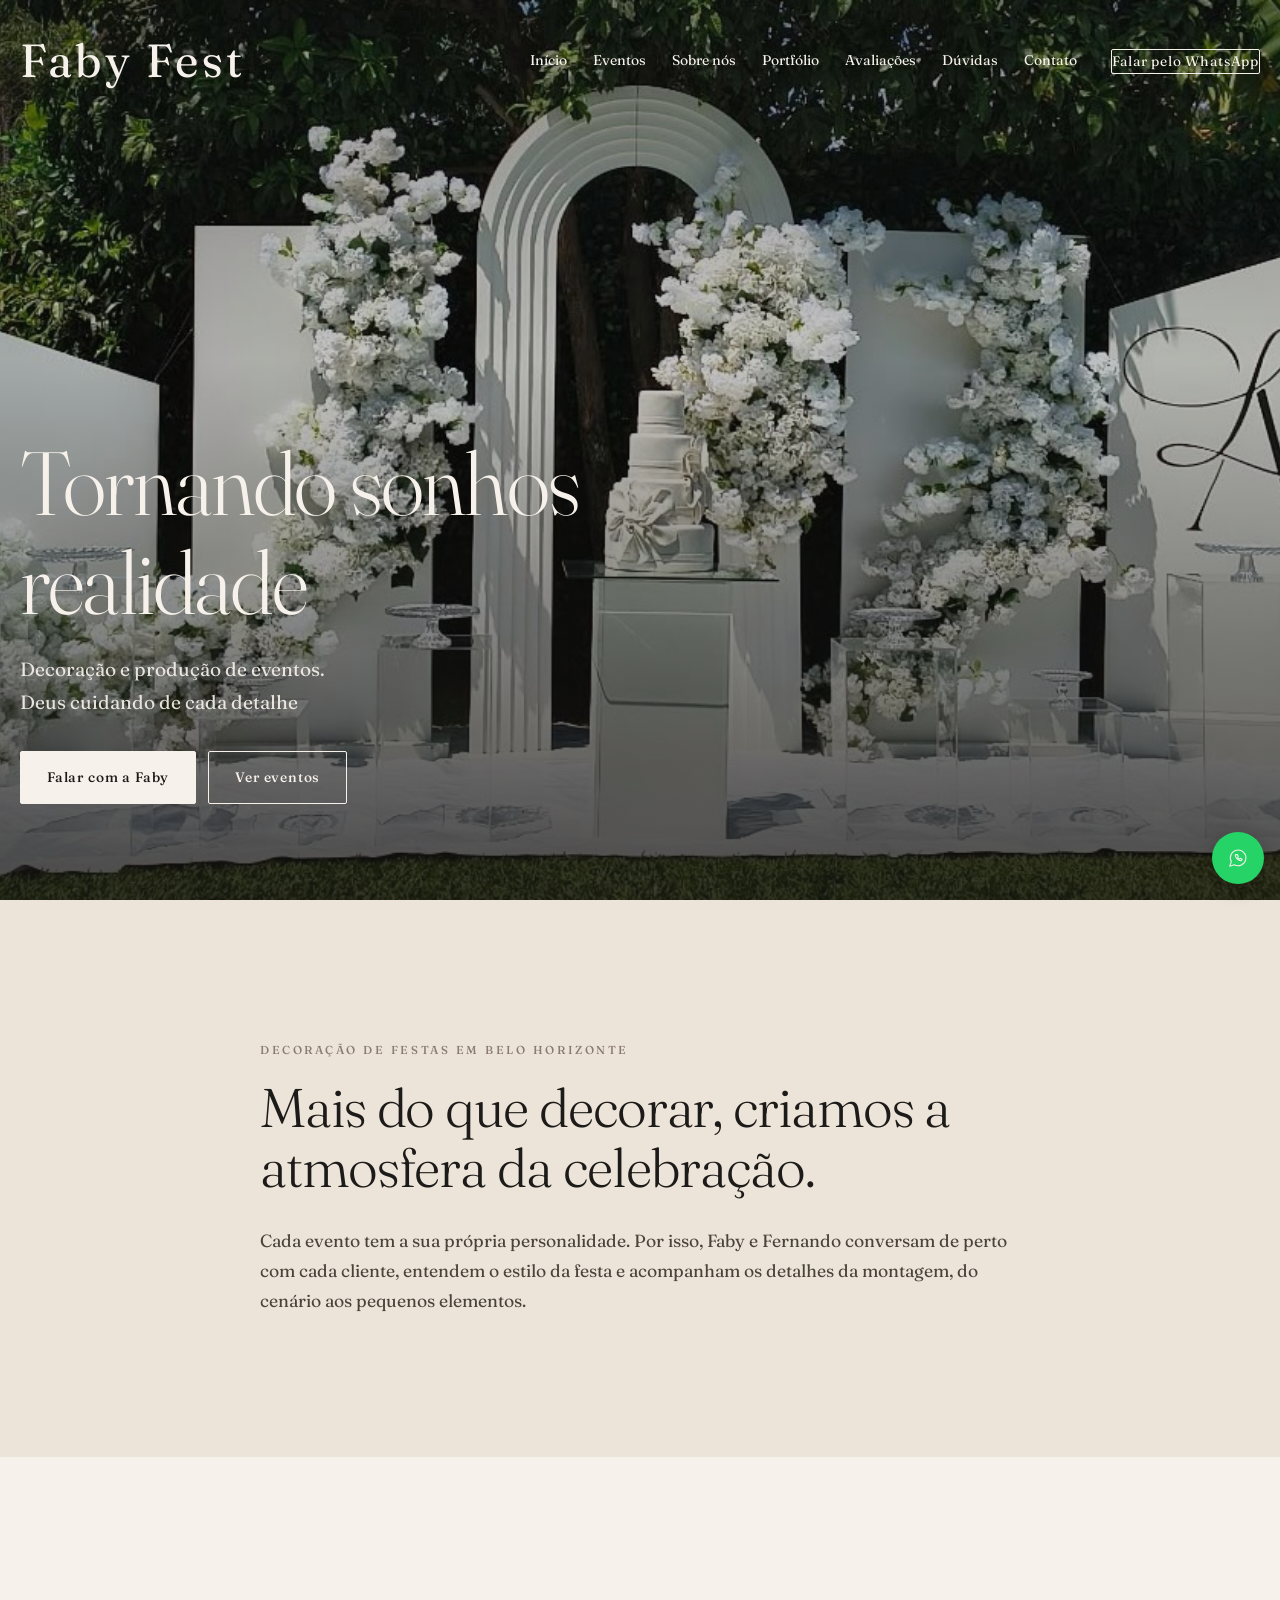
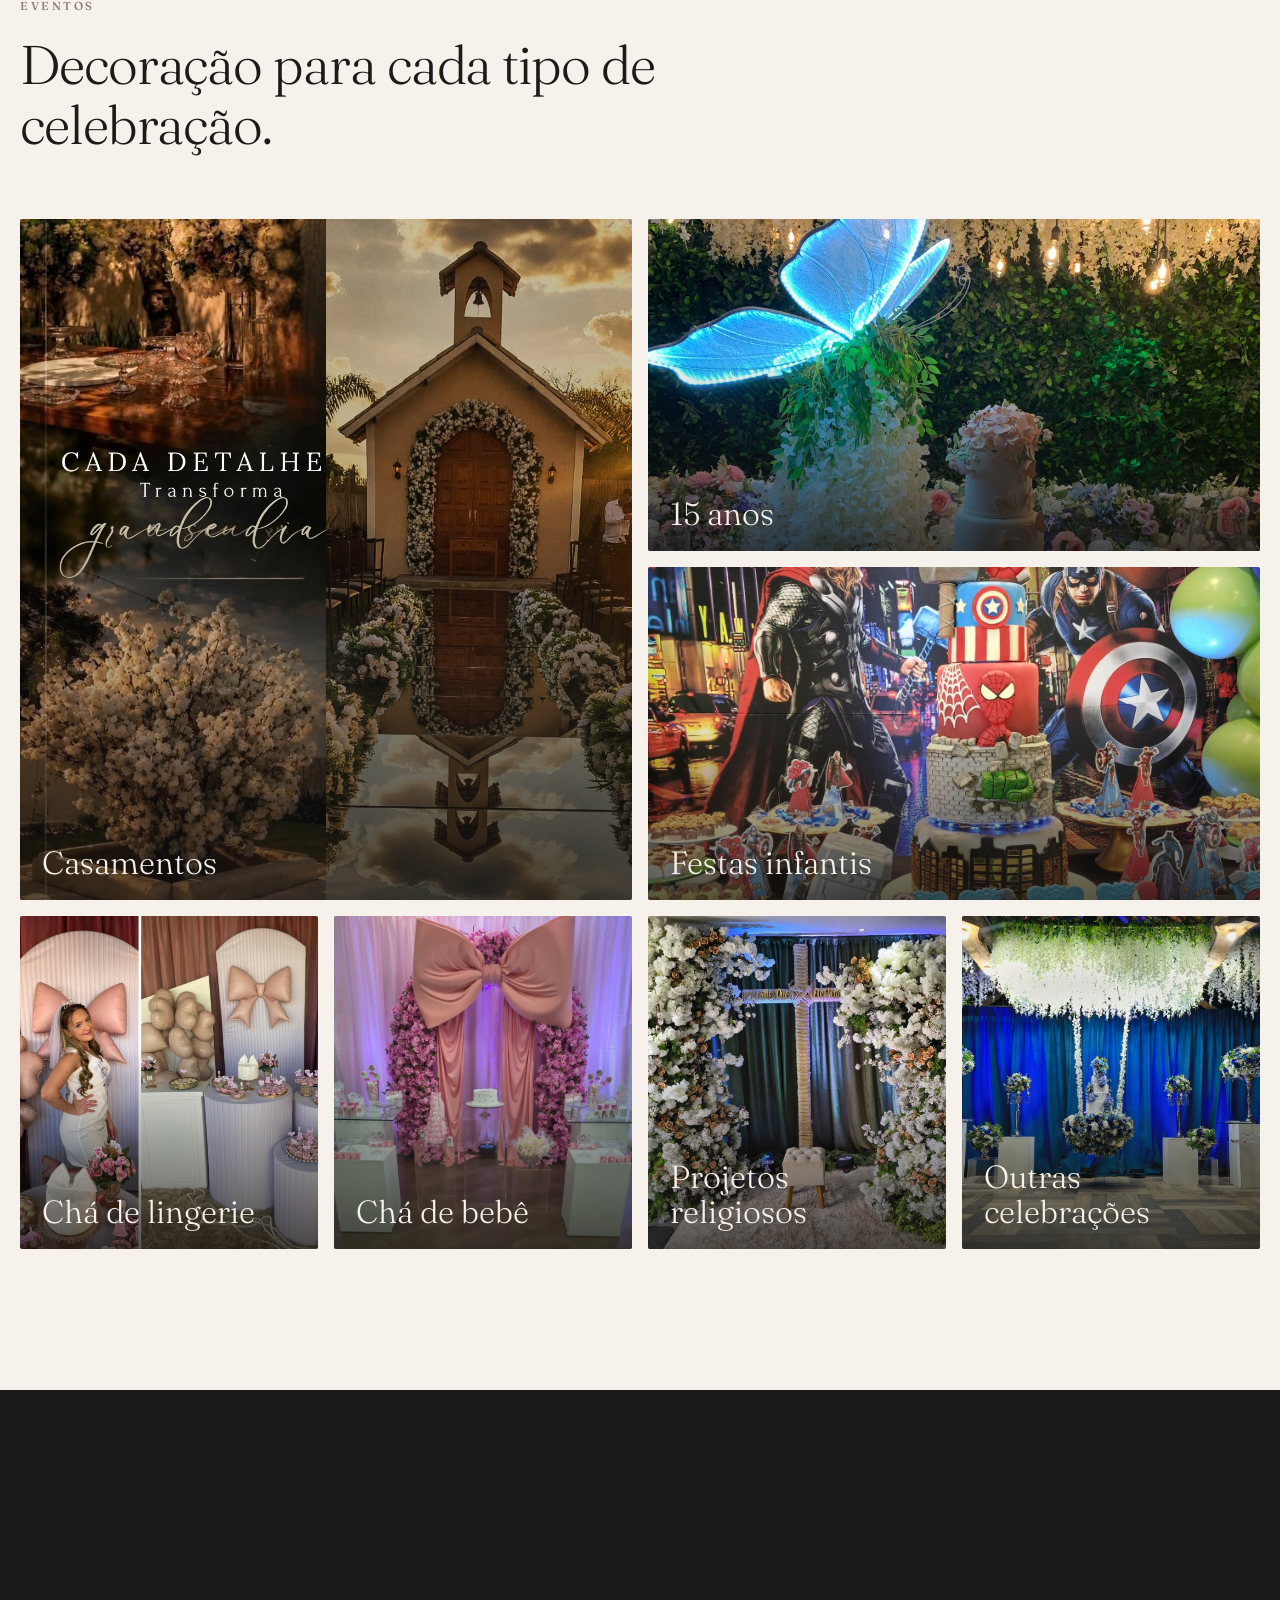
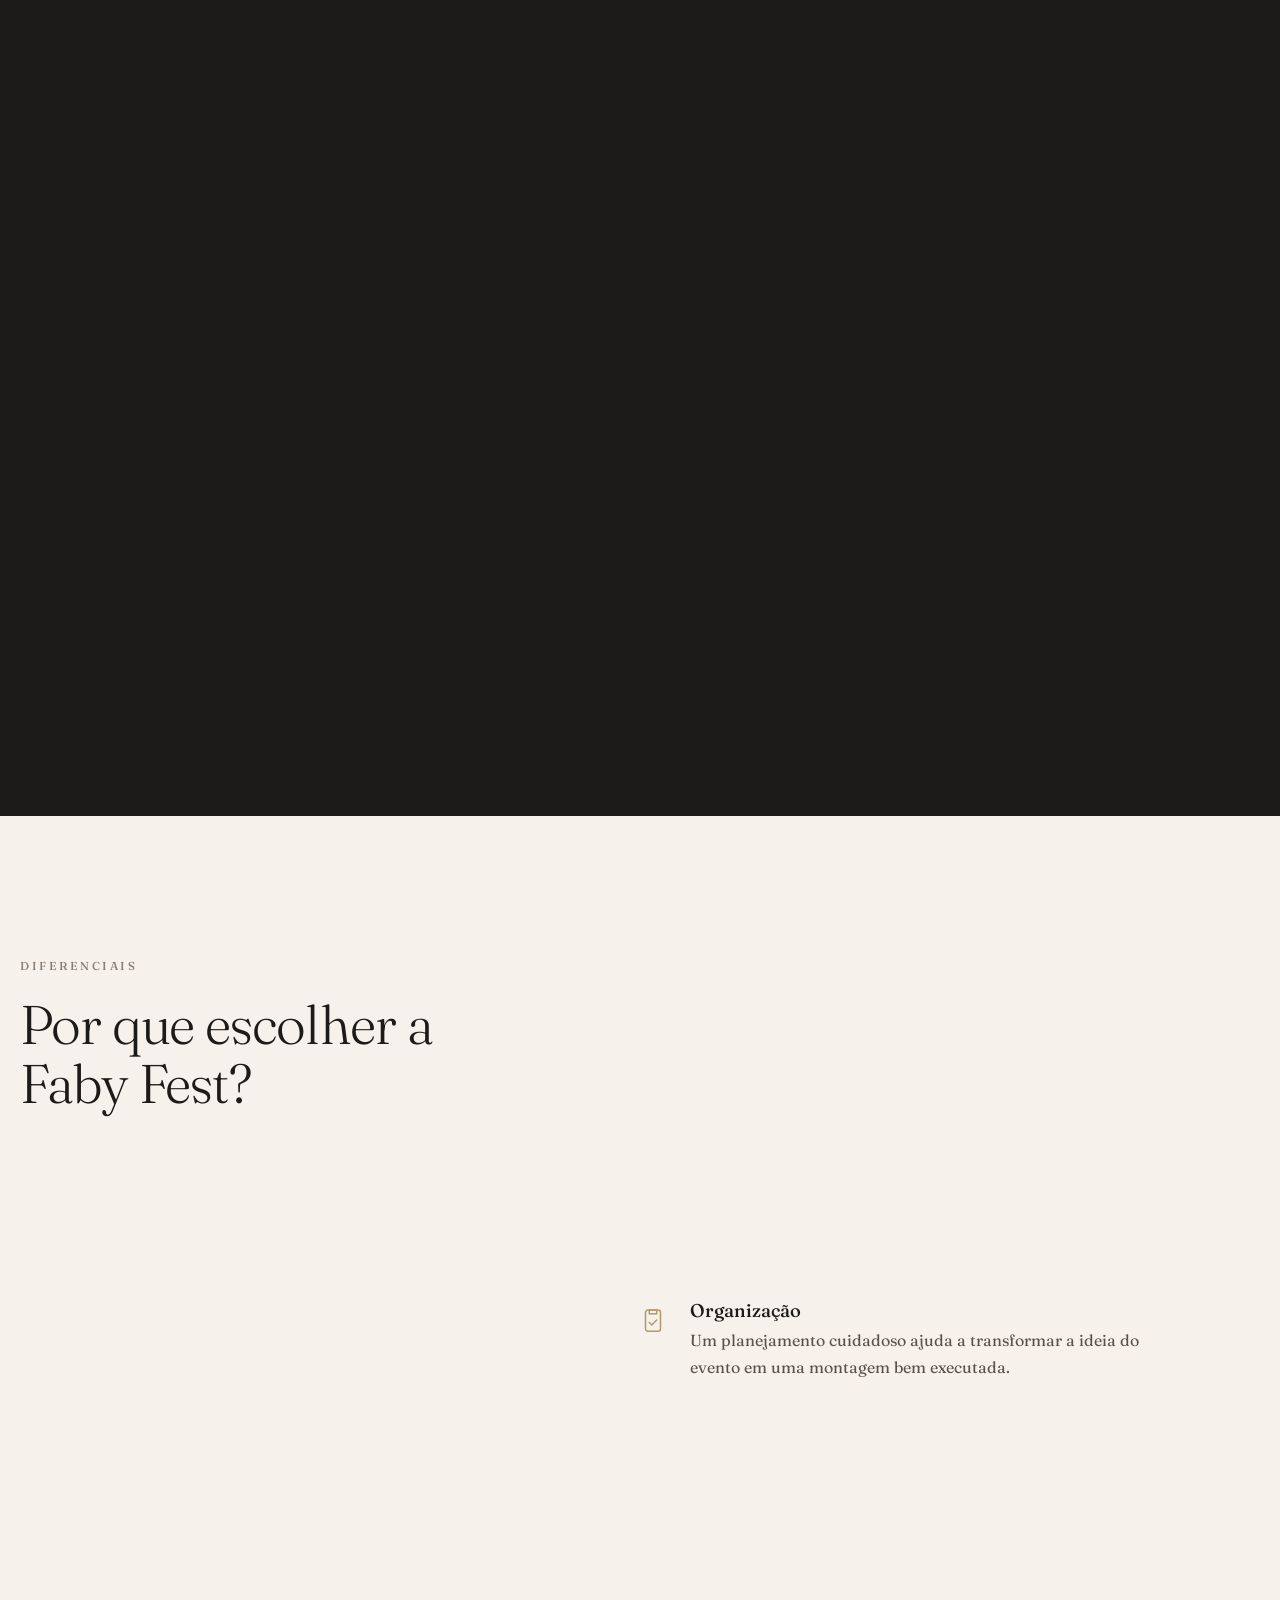
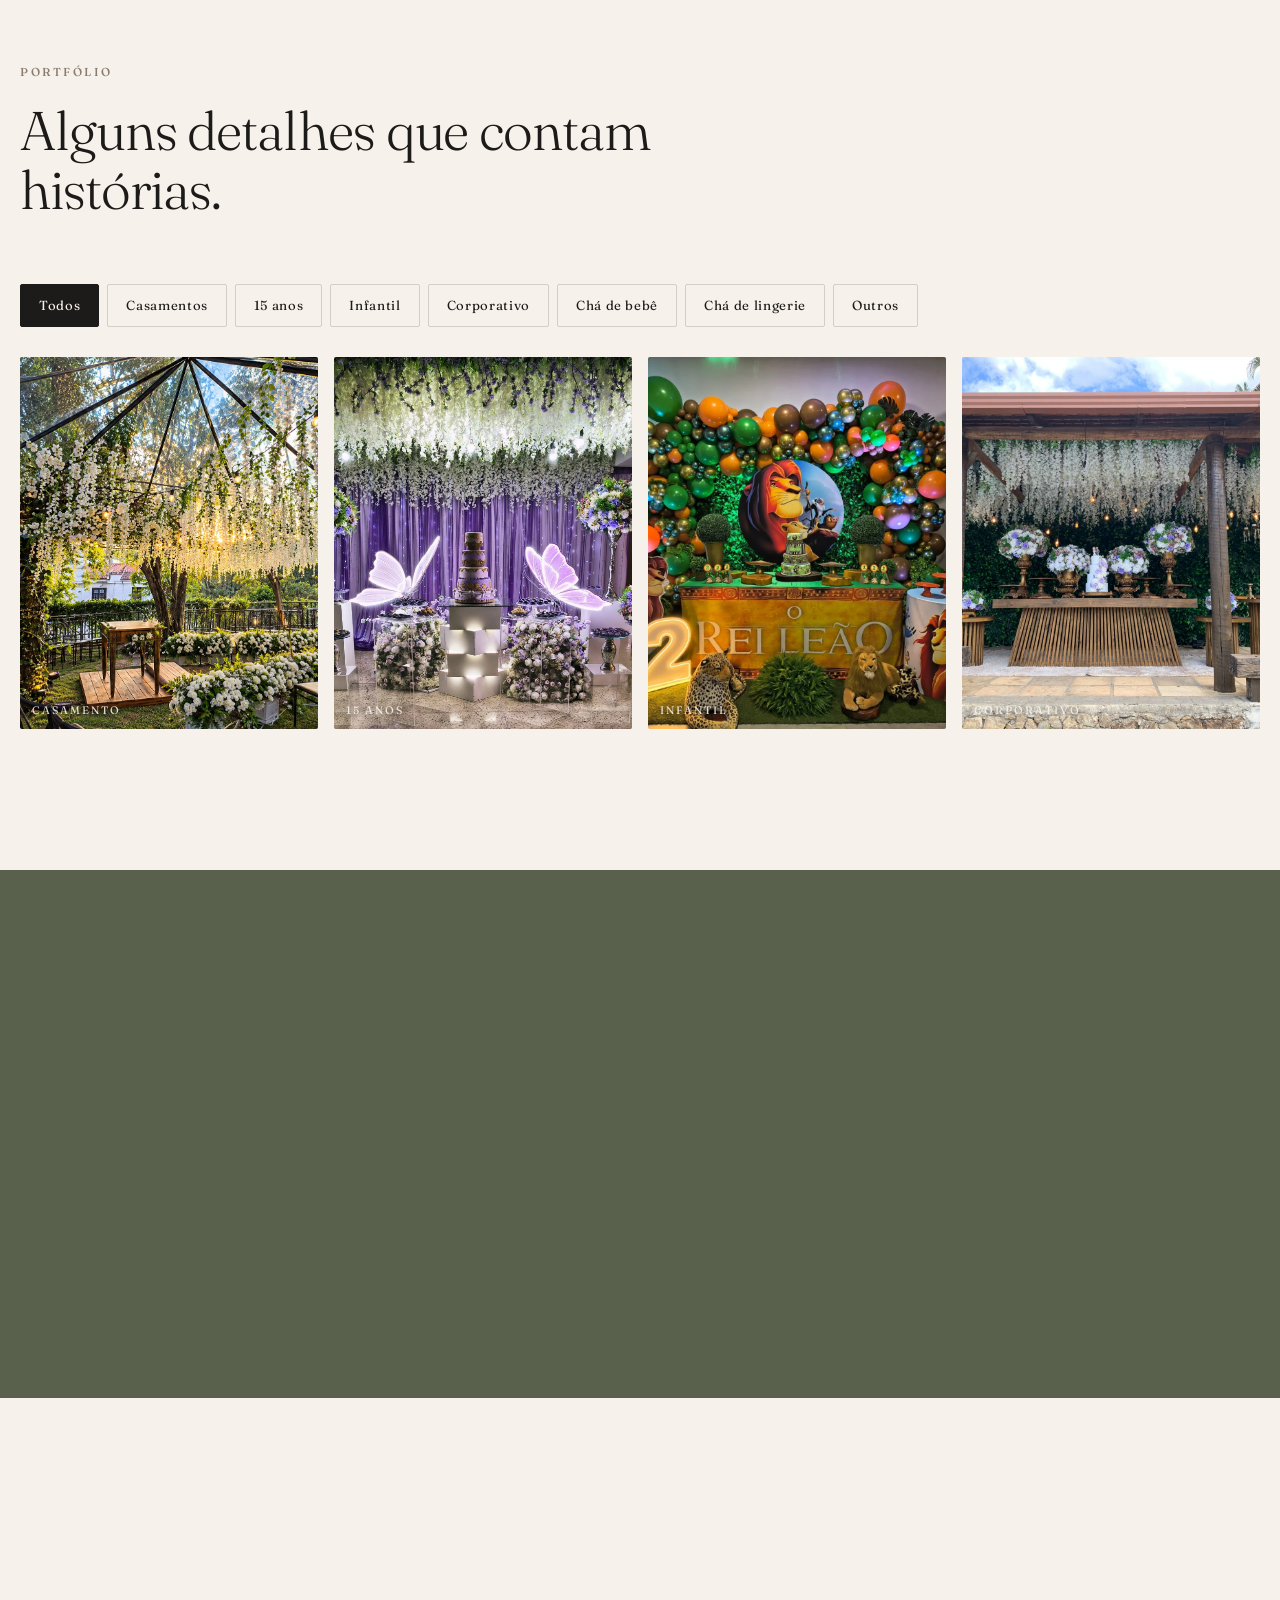
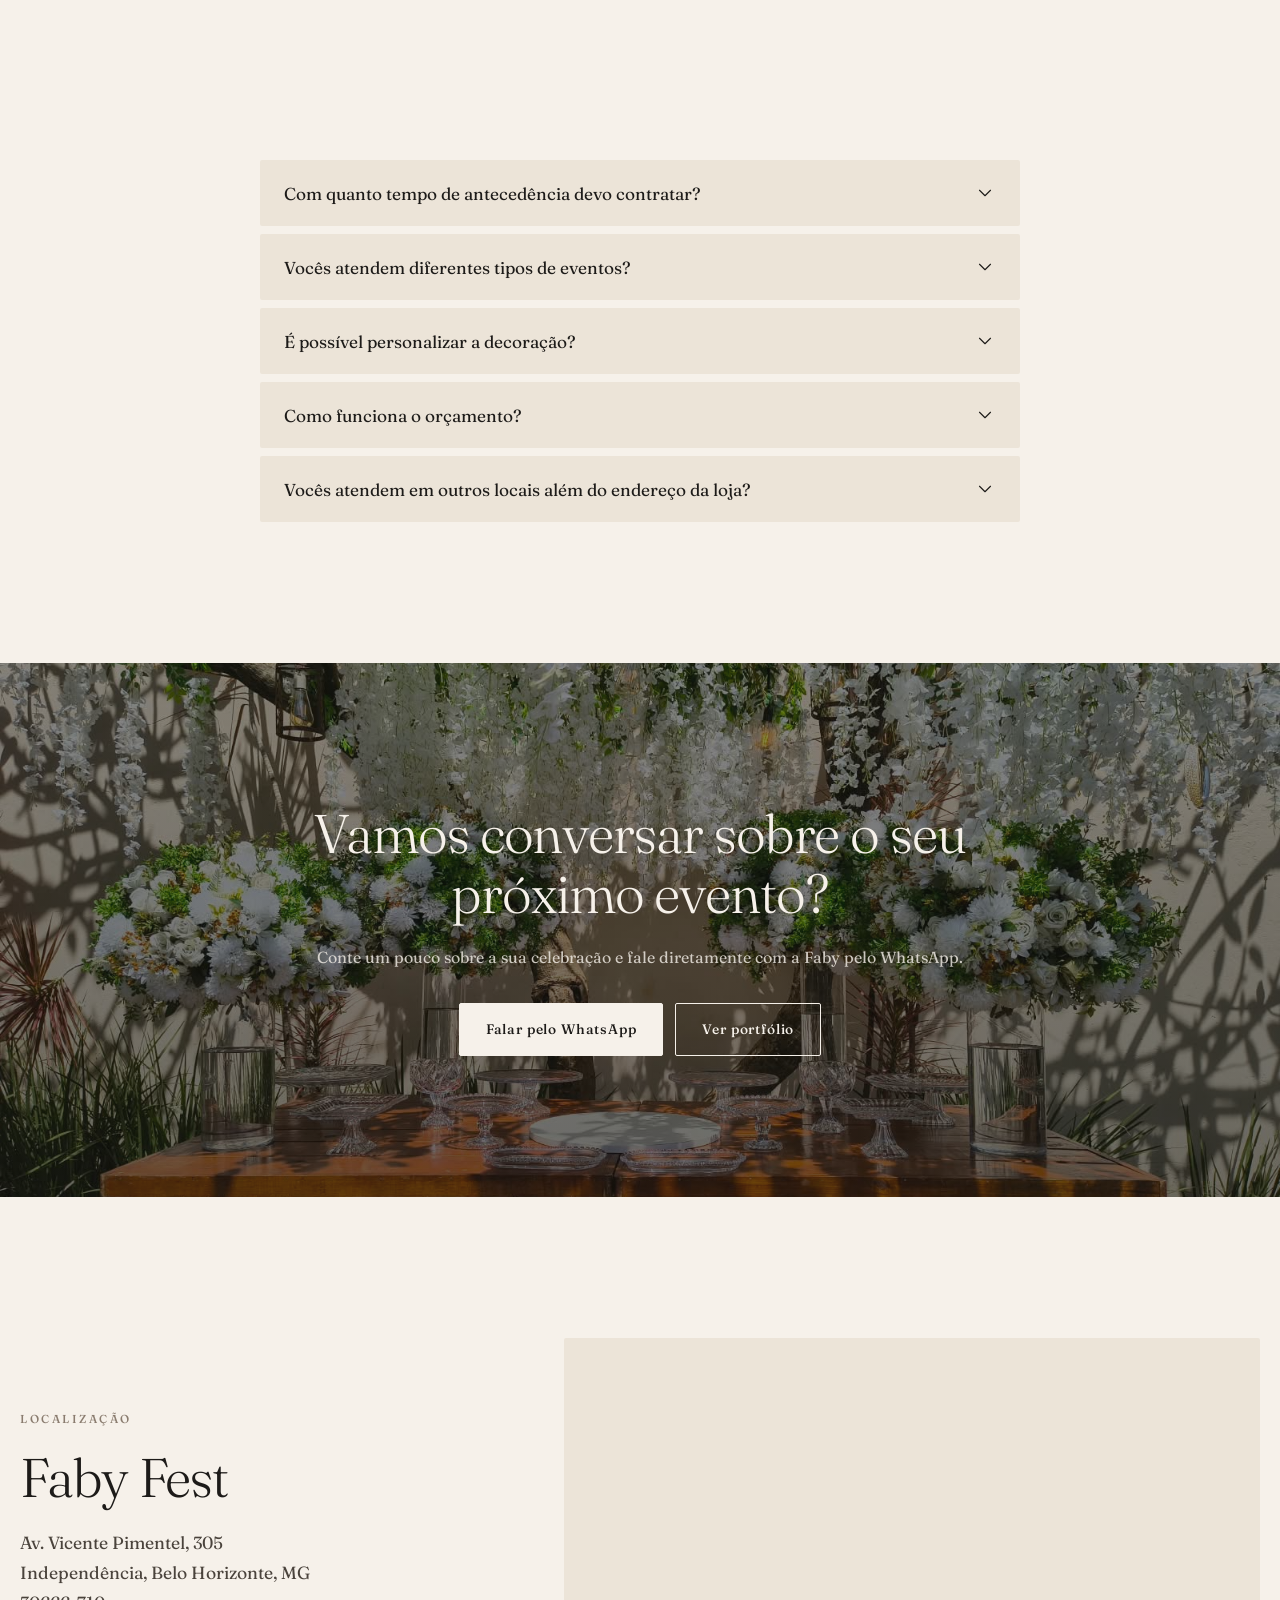
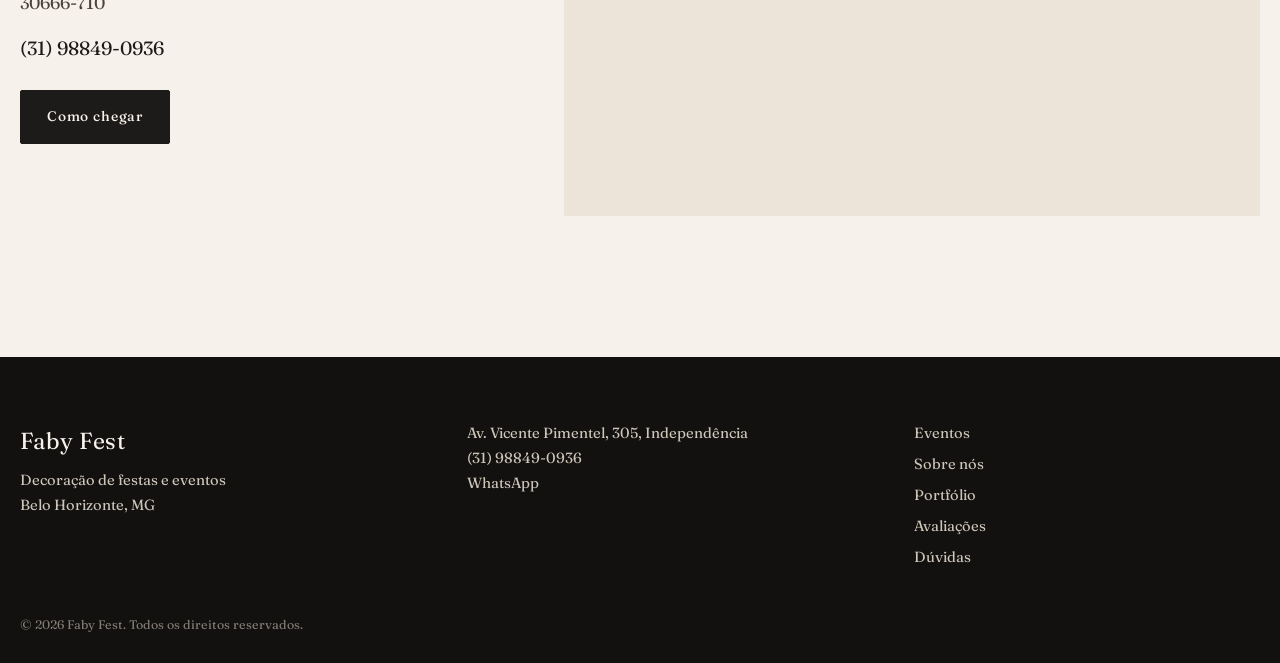
<file: index.html>
<!DOCTYPE html>
<html lang="pt-BR">
<head>
<meta charset="utf-8">
<meta name="viewport" content="width=device-width, initial-scale=1">
<title>Faby Fest | Decoração de festas e eventos em Belo Horizonte</title>
<meta name="description" content="Decoração de festas e eventos em Belo Horizonte: casamentos, 15 anos, festas infantis e eventos corporativos, com Faby e Fernando cuidando de cada detalhe.">
<link rel="canonical" href="https://www.seudominio.com.br/">
<meta property="og:type" content="website">
<meta property="og:title" content="Faby Fest | Decoração de eventos em Belo Horizonte">
<meta property="og:description" content="Decoração personalizada para casamentos, 15 anos, festas infantis e eventos corporativos.">
<meta property="og:image" content="https://www.seudominio.com.br/images/hero-faby-fest.jpg">
<meta property="og:locale" content="pt_BR">
<link rel="preconnect" href="https://fonts.googleapis.com">
<link rel="preconnect" href="https://fonts.gstatic.com" crossorigin>
<link href="https://fonts.googleapis.com/css2?family=Fraunces:opsz,wght@9..144,300;9..144,400;9..144,500&display=swap" rel="stylesheet">
<link rel="stylesheet" href="style.css">
<script type="application/ld+json">
{"@context":"https://schema.org","@type":"LocalBusiness","name":"Faby Fest","description":"Decoração de festas e eventos em Belo Horizonte","telephone":"+5531988490936","url":"https://www.seudominio.com.br/","image":"https://www.seudominio.com.br/images/hero-faby-fest.jpg","address":{"@type":"PostalAddress","streetAddress":"Av. Vicente Pimentel, 305","addressLocality":"Belo Horizonte","addressRegion":"MG","postalCode":"30666-710","addressCountry":"BR"},"aggregateRating":{"@type":"AggregateRating","ratingValue":"5.0","reviewCount":"5"}}
</script>
</head>
<body>
<svg width="0" height="0" style="position:absolute" aria-hidden="true">
<symbol id="i-menu" viewBox="0 0 24 24"><path d="M4 8h16M4 16h16"/></symbol>
<symbol id="i-x" viewBox="0 0 24 24"><path d="M6 6l12 12M18 6L6 18"/></symbol>
<symbol id="i-l" viewBox="0 0 24 24"><path d="M15 5l-7 7 7 7"/></symbol>
<symbol id="i-r" viewBox="0 0 24 24"><path d="M9 5l7 7-7 7"/></symbol>
<symbol id="i-down" viewBox="0 0 24 24"><path d="M6 9l6 6 6-6"/></symbol>
<symbol id="i-wa" viewBox="0 0 24 24"><path d="M3 21l1.7-5A8.5 8.5 0 1 1 8 19.3L3 21z"/><path d="M9 8.5c0 3.5 3 6.5 6.5 6.5l1-1.6-2-1-1 .8a4 4 0 0 1-2-2l.8-1-1-2z"/></symbol>
<symbol id="i-star" viewBox="0 0 24 24"><path fill="currentColor" stroke="none" d="M12 3l2.7 5.6 6.1.9-4.4 4.3 1 6.1L12 17l-5.4 2.9 1-6.1L3.2 9.5l6.1-.9z"/></symbol>
<symbol id="i-users" viewBox="0 0 24 24"><circle cx="9" cy="8" r="3.5"/><path d="M2.5 20a6.5 6.5 0 0 1 13 0M16 4.6a3.5 3.5 0 0 1 0 6.8M18 14a6.5 6.5 0 0 1 3.5 6"/></symbol>
<symbol id="i-spark" viewBox="0 0 24 24"><path d="M12 3l1.8 5.2L19 10l-5.2 1.8L12 17l-1.8-5.2L5 10l5.2-1.8zM19 16v4M17 18h4"/></symbol>
<symbol id="i-eye" viewBox="0 0 24 24"><path d="M2 12s3.5-7 10-7 10 7 10 7-3.5 7-10 7S2 12 2 12z"/><circle cx="12" cy="12" r="3"/></symbol>
<symbol id="i-list" viewBox="0 0 24 24"><rect x="6" y="4" width="12" height="17" rx="2"/><path d="M9 4h6v3H9zM9 14l2 2 4-4"/></symbol>
<symbol id="i-quote" viewBox="0 0 24 24"><path fill="currentColor" stroke="none" d="M9 7H5v6h3c0 2-1 3-3 3v2c4 0 6-3 6-7V7zm10 0h-4v6h3c0 2-1 3-3 3v2c4 0 6-3 6-7V7z"/></symbol>
</svg>

<header class="site-header" id="top">
  <div class="wrap bar">
    <a class="brand" href="#inicio" aria-label="Faby Fest, início">Faby Fest</a>
    <nav id="nav" class="nav" aria-label="Principal">
      <a href="#inicio">Início</a><a href="#eventos">Eventos</a><a href="#sobre">Sobre nós</a><a href="#portfolio">Portfólio</a><a href="#avaliacoes">Avaliações</a><a href="#duvidas">Dúvidas</a><a href="#contato">Contato</a>
      <a class="btn btn-sm nav-cta" href="https://wa.me/5531988490936" data-wa target="_blank" rel="noopener">Falar pelo WhatsApp</a>
    </nav>
    <button class="menu-toggle" id="menuBtn" aria-expanded="false" aria-controls="nav" aria-label="Abrir menu">
      <svg class="ic" aria-hidden="true"><use href="#i-menu"/></svg>
    </button>
  </div>
</header>

<main>
<section class="hero" id="inicio">
  <img src="images/hero-faby-fest.jpg" alt="Decoração de evento montada pela Faby Fest em Belo Horizonte" fetchpriority="high" onerror="this.style.display='none'">
  <div class="wrap hero-in">
    <h1>Tornando sonhos realidade</h1>
    <p class="lead">Decoração e produção de eventos.<br>Deus cuidando de cada detalhe</p>
    <div class="actions">
      <a class="btn btn-solid" href="https://wa.me/5531988490936" data-wa target="_blank" rel="noopener">Falar com a Faby</a>
      <a class="btn btn-ghost" href="#eventos">Ver eventos</a>
    </div>
  </div>
  <a class="scroll" href="#introducao" aria-label="Rolar para baixo"><svg class="ic" aria-hidden="true"><use href="#i-down"/></svg></a>
</section>

<section class="sec intro" id="introducao">
  <div class="wrap narrow rv">
    <p class="eyebrow dark">Decoração de festas em Belo Horizonte</p>
    <h2>Mais do que decorar, criamos a atmosfera da celebração.</h2>
    <p>Cada evento tem a sua própria personalidade. Por isso, Faby e Fernando conversam de perto com cada cliente, entendem o estilo da festa e acompanham os detalhes da montagem, do cenário aos pequenos elementos.</p>
  </div>
</section>

<section class="sec" id="eventos">
  <div class="wrap">
    <div class="head rv"><p class="eyebrow dark">Eventos</p><h2>Decoração para cada tipo de celebração.</h2></div>
    <div class="seg">
      <figure class="s s1 rv"><img src="images/eventos-casamentos.jpg" alt="Decoração de casamento em Belo Horizonte" loading="lazy" onerror="this.style.display='none'"><figcaption><h3>Casamentos</h3><p>Composições pensadas para celebrar um dos dias mais especiais.</p></figcaption></figure>
      <figure class="s s2 rv"><img src="images/eventos-15-anos.jpg" alt="Decoração de festa de 15 anos" loading="lazy" onerror="this.style.display='none'"><figcaption><h3>15 anos</h3><p>Uma decoração marcante para uma celebração com personalidade.</p></figcaption></figure>
      <figure class="s s3 rv"><img src="images/eventos-infantis.jpg" alt="Decoração de festa infantil temática" loading="lazy" onerror="this.style.display='none'"><figcaption><h3>Festas infantis</h3><p>Cenários lúdicos, delicados e criados para cada tema.</p></figcaption></figure>
      <figure class="s s4 rv"><img src="images/eventos-cha-bebe-lingerie.jpg" alt="Decoração de chá de lingerie" loading="lazy" onerror="this.style.display='none'"><figcaption><h3>Chá de lingerie</h3><p>Ambientações delicadas e cheias de carinho para o chá de lingerie.</p></figcaption></figure>
      <figure class="s s7 rv"><img src="images/eventos-cha-de-bebe.jpg" alt="Decoração de chá de bebê" loading="lazy" onerror="this.style.display='none'"><figcaption><h3>Chá de bebê</h3><p>Ambientações delicadas e cheias de carinho para receber o bebê que está chegando.</p></figcaption></figure>
      <figure class="s s5 rv"><img src="images/eventos-corporativos.jpg" alt="Decoração de projetos religiosos" loading="lazy" onerror="this.style.display='none'"><figcaption><h3>Projetos religiosos</h3><p>Decoração pensada para celebrar momentos de fé, cerimônias e encontros especiais.</p></figcaption></figure>
      <figure class="s s6 rv"><img src="images/eventos-outros.jpg" alt="Decoração personalizada para outras celebrações" loading="lazy" onerror="this.style.display='none'"><figcaption><h3>Outras celebrações</h3><p>Projetos personalizados para diferentes momentos e formatos de evento.</p></figcaption></figure>
    </div>
  </div>
</section>

<section class="sec story" id="sobre">
  <div class="wrap story-in">
    <figure class="story-img rv"><img src="images/faby-fernando.jpg" alt="Faby e Fernando, da Faby Fest" loading="lazy" onerror="this.style.display='none'"></figure>
    <div class="story-tx rv">
      <p class="eyebrow">Sobre nós</p>
      <h2>Por trás de cada montagem, duas pessoas cuidando dos detalhes.</h2>
      <p>Faby e Fernando trabalham juntos, e a Faby Fest nasce dessa parceria: atenção, organização e cuidado com cada celebração. Cada cliente é ouvido de perto, para que o cenário final tenha a cara do evento.</p>
    </div>
  </div>
</section>

<section class="sec why">
  <div class="wrap why-in">
    <div class="rv"><p class="eyebrow dark">Diferenciais</p><h2>Por que escolher a Faby Fest?</h2></div>
    <ul class="why-list">
      <li class="rv"><svg class="ic" aria-hidden="true"><use href="#i-users"/></svg><div><h3>Equipe próxima do cliente</h3><p>Faby e Fernando acompanham os detalhes para que cada etapa seja organizada com cuidado.</p></div></li>
      <li class="rv"><svg class="ic" aria-hidden="true"><use href="#i-spark"/></svg><div><h3>Decoração personalizada</h3><p>Cada composição pode ser pensada de acordo com o estilo e a proposta da celebração.</p></div></li>
      <li class="rv"><svg class="ic" aria-hidden="true"><use href="#i-eye"/></svg><div><h3>Atenção aos detalhes</h3><p>Do cenário aos pequenos elementos, cada escolha contribui para a atmosfera do evento.</p></div></li>
      <li class="rv"><svg class="ic" aria-hidden="true"><use href="#i-list"/></svg><div><h3>Organização</h3><p>Um planejamento cuidadoso ajuda a transformar a ideia do evento em uma montagem bem executada.</p></div></li>
    </ul>
  </div>
</section>

<section class="sec" id="portfolio">
  <div class="wrap">
    <div class="head rv"><p class="eyebrow dark">Portfólio</p><h2>Alguns detalhes que contam histórias.</h2></div>
    <div class="filters" role="group" aria-label="Filtrar galeria">
      <button class="on" data-f="all">Todos</button><button data-f="casamento">Casamentos</button><button data-f="15anos">15 anos</button><button data-f="infantil">Infantil</button><button data-f="corporativo">Corporativo</button><button data-f="chabebe">Chá de bebê</button><button data-f="chalingerie">Chá de lingerie</button><button data-f="outros">Outros</button>
    </div>
    <div class="gal" id="gal">
      <button class="g g1" data-c="casamento" data-l="Casamento"><img src="images/portfolio-01.jpg" alt="Detalhe de decoração de casamento" loading="lazy" onerror="this.style.display='none'"><span>Casamento</span></button>
      <button class="g g2" data-c="15anos" data-l="15 anos"><img src="images/portfolio-02.jpg" alt="Detalhe de decoração de festa de 15 anos" loading="lazy" onerror="this.style.display='none'"><span>15 anos</span></button>
      <button class="g g3" data-c="infantil" data-l="Infantil"><img src="images/portfolio-03.jpg" alt="Detalhe de decoração de festa infantil" loading="lazy" onerror="this.style.display='none'"><span>Infantil</span></button>
      <button class="g g5" data-c="corporativo" data-l="Corporativo"><img src="images/portfolio-05.jpg" alt="Ambiente de evento corporativo decorado" loading="lazy" onerror="this.style.display='none'"><span>Corporativo</span></button>
      <button class="g g6" data-c="casamento" data-l="Casamento"><img src="images/portfolio-06.jpg" alt="Mesa e cenário de casamento decorados" loading="lazy" onerror="this.style.display='none'"><span>Casamento</span></button>
      <button class="g g7" data-c="infantil" data-l="Infantil"><img src="images/portfolio-07.jpg" alt="Cenário lúdico de festa infantil" loading="lazy" onerror="this.style.display='none'"><span>Infantil</span></button>
      <button class="g g8" data-c="15anos" data-l="15 anos"><img src="images/portfolio-08.jpg" alt="Painel e mesa de festa de 15 anos" loading="lazy" onerror="this.style.display='none'"><span>15 anos</span></button>
      <button class="g g9" data-c="chabebe" data-l="Chá de bebê"><img src="images/portfolio-09.jpg" alt="Detalhe de decoração de chá de bebê" loading="lazy" onerror="this.style.display='none'"><span>Chá de bebê</span></button>
      <button class="g g11" data-c="chalingerie" data-l="Chá de lingerie"><img src="images/portfolio-11.jpg" alt="Detalhe de decoração de chá de lingerie" loading="lazy" onerror="this.style.display='none'"><span>Chá de lingerie</span></button>
      <button class="g g12" data-c="outros" data-l="Outros"><img src="images/portfolio-12.jpg" alt="Detalhe de decoração de outra celebração" loading="lazy" onerror="this.style.display='none'"><span>Outros</span></button>
    </div>
  </div>
</section>

<section class="sec rev" id="avaliacoes">
  <div class="wrap rev-in">
    <div class="stat rv">
      <p class="eyebrow">Avaliações no Google</p>
      <p class="num"><span id="count" data-to="5.0">5,0</span></p>
      <div class="stars" aria-label="Nota 5 de 5"><svg class="ic"><use href="#i-star"/></svg><svg class="ic"><use href="#i-star"/></svg><svg class="ic"><use href="#i-star"/></svg><svg class="ic"><use href="#i-star"/></svg><svg class="ic"><use href="#i-star"/></svg></div>
      <p class="small">Google · 5 avaliações</p>
    </div>
    <div class="cards">
      <blockquote class="card rv"><svg class="ic q" aria-hidden="true"><use href="#i-quote"/></svg><p>Profissionais com muito carinho e atenção em tudo que faz uma equipe maravilhosa!</p><footer>Vitoria Maria <span>Google</span></footer></blockquote>
      <blockquote class="card rv"><svg class="ic q" aria-hidden="true"><use href="#i-quote"/></svg><p>São os melhores, toop.... Eu recomendo</p><footer>elton marcos <span>Google</span></footer></blockquote>
    </div>
  </div>
</section>

<section class="sec faq" id="duvidas">
  <div class="wrap narrow">
    <div class="head rv"><p class="eyebrow dark">Dúvidas</p><h2>Antes de começar, algumas respostas.</h2></div>
    <div class="acc">
      <div class="qa"><h3><button aria-expanded="false" aria-controls="a1" id="q1">Com quanto tempo de antecedência devo contratar?<svg class="ic" aria-hidden="true"><use href="#i-down"/></svg></button></h3><div class="ans" id="a1" role="region" aria-labelledby="q1"><p>O ideal é entrar em contato com antecedência para verificarmos a disponibilidade da data e entendermos todos os detalhes do evento. Em datas mais concorridas, quanto antes conversarmos, melhor.</p></div></div>
      <div class="qa"><h3><button aria-expanded="false" aria-controls="a2" id="q2">Vocês atendem diferentes tipos de eventos?<svg class="ic" aria-hidden="true"><use href="#i-down"/></svg></button></h3><div class="ans" id="a2" role="region" aria-labelledby="q2"><p>Sim. Trabalhamos com casamentos, 15 anos, festas infantis, eventos corporativos e outras celebrações. Conte o formato do seu evento e conversamos sobre as possibilidades.</p></div></div>
      <div class="qa"><h3><button aria-expanded="false" aria-controls="a3" id="q3">É possível personalizar a decoração?<svg class="ic" aria-hidden="true"><use href="#i-down"/></svg></button></h3><div class="ans" id="a3" role="region" aria-labelledby="q3"><p>Sim. A proposta é entender o estilo, o local e as necessidades de cada celebração para verificar a melhor possibilidade para o evento.</p></div></div>
      <div class="qa"><h3><button aria-expanded="false" aria-controls="a4" id="q4">Como funciona o orçamento?<svg class="ic" aria-hidden="true"><use href="#i-down"/></svg></button></h3><div class="ans" id="a4" role="region" aria-labelledby="q4"><p>O orçamento parte de uma conversa sobre o seu evento: data, local, estilo e o que você imagina. Fale com a Faby pelo WhatsApp para começar.</p></div></div>
      <div class="qa"><h3><button aria-expanded="false" aria-controls="a5" id="q5">Vocês atendem em outros locais além do endereço da loja?<svg class="ic" aria-hidden="true"><use href="#i-down"/></svg></button></h3><div class="ans" id="a5" role="region" aria-labelledby="q5"><p>Isso depende do local e da data do evento. Envie essas informações pelo WhatsApp e a Faby verifica a possibilidade com você.</p></div></div>
    </div>
  </div>
</section>

<section class="sec cta" id="contato">
  <div class="wrap narrow rv">
    <h2>Vamos conversar sobre o seu próximo evento?</h2>
    <p>Conte um pouco sobre a sua celebração e fale diretamente com a Faby pelo WhatsApp.</p>
    <div class="actions center">
      <a class="btn btn-solid" href="https://wa.me/5531988490936" data-wa target="_blank" rel="noopener">Falar pelo WhatsApp</a>
      <a class="btn btn-ghost" href="#portfolio">Ver portfólio</a>
    </div>
  </div>
</section>

<section class="sec loc" id="localizacao">
  <div class="wrap loc-in">
    <div class="rv">
      <p class="eyebrow dark">Localização</p>
      <h2>Faby Fest</h2>
      <address>Av. Vicente Pimentel, 305<br>Independência, Belo Horizonte, MG<br>30666-710</address>
      <p><a class="tel" href="tel:+5531988490936">(31) 98849-0936</a></p>
      <a class="btn btn-dark" href="https://www.google.com/maps/dir/?api=1&destination=Av.%20Vicente%20Pimentel%2C%20305%2C%20Independ%C3%AAncia%2C%20Belo%20Horizonte%20MG" target="_blank" rel="noopener">Como chegar</a>
    </div>
    <div class="map rv"><iframe title="Mapa da Faby Fest em Belo Horizonte" loading="lazy" referrerpolicy="no-referrer-when-downgrade" src="https://www.google.com/maps?q=Av.+Vicente+Pimentel,+305,+Independ%C3%AAncia,+Belo+Horizonte,+MG&output=embed"></iframe></div>
  </div>
</section>
</main>

<footer class="foot">
  <div class="wrap foot-in">
    <div><p class="brand">Faby Fest</p><p>Decoração de festas e eventos</p><p>Belo Horizonte, MG</p></div>
    <div><p>Av. Vicente Pimentel, 305, Independência</p><p><a href="tel:+5531988490936">(31) 98849-0936</a></p><p><a href="https://wa.me/5531988490936" data-wa target="_blank" rel="noopener">WhatsApp</a></p></div>
    <nav aria-label="Rodapé"><a href="#eventos">Eventos</a><a href="#sobre">Sobre nós</a><a href="#portfolio">Portfólio</a><a href="#avaliacoes">Avaliações</a><a href="#duvidas">Dúvidas</a></nav>
  </div>
  <p class="wrap copy">© 2026 Faby Fest. Todos os direitos reservados.</p>
</footer>

<a class="fab" href="https://wa.me/5531988490936" data-wa target="_blank" rel="noopener" aria-label="Falar com a Faby pelo WhatsApp"><svg class="ic" aria-hidden="true"><use href="#i-wa"/></svg><span class="tip">Falar com a Faby</span></a>

<div class="lb" id="lb" role="dialog" aria-modal="true" aria-label="Galeria ampliada" hidden>
  <button class="lb-x" aria-label="Fechar"><svg class="ic"><use href="#i-x"/></svg></button>
  <button class="lb-n lb-p" aria-label="Anterior"><svg class="ic"><use href="#i-l"/></svg></button>
  <figure><img id="lbImg" alt=""><figcaption id="lbCap"></figcaption></figure>
  <button class="lb-n lb-nx" aria-label="Próxima"><svg class="ic"><use href="#i-r"/></svg></button>
</div>
<script src="script.js" defer></script>
</body>
</html>
</file>
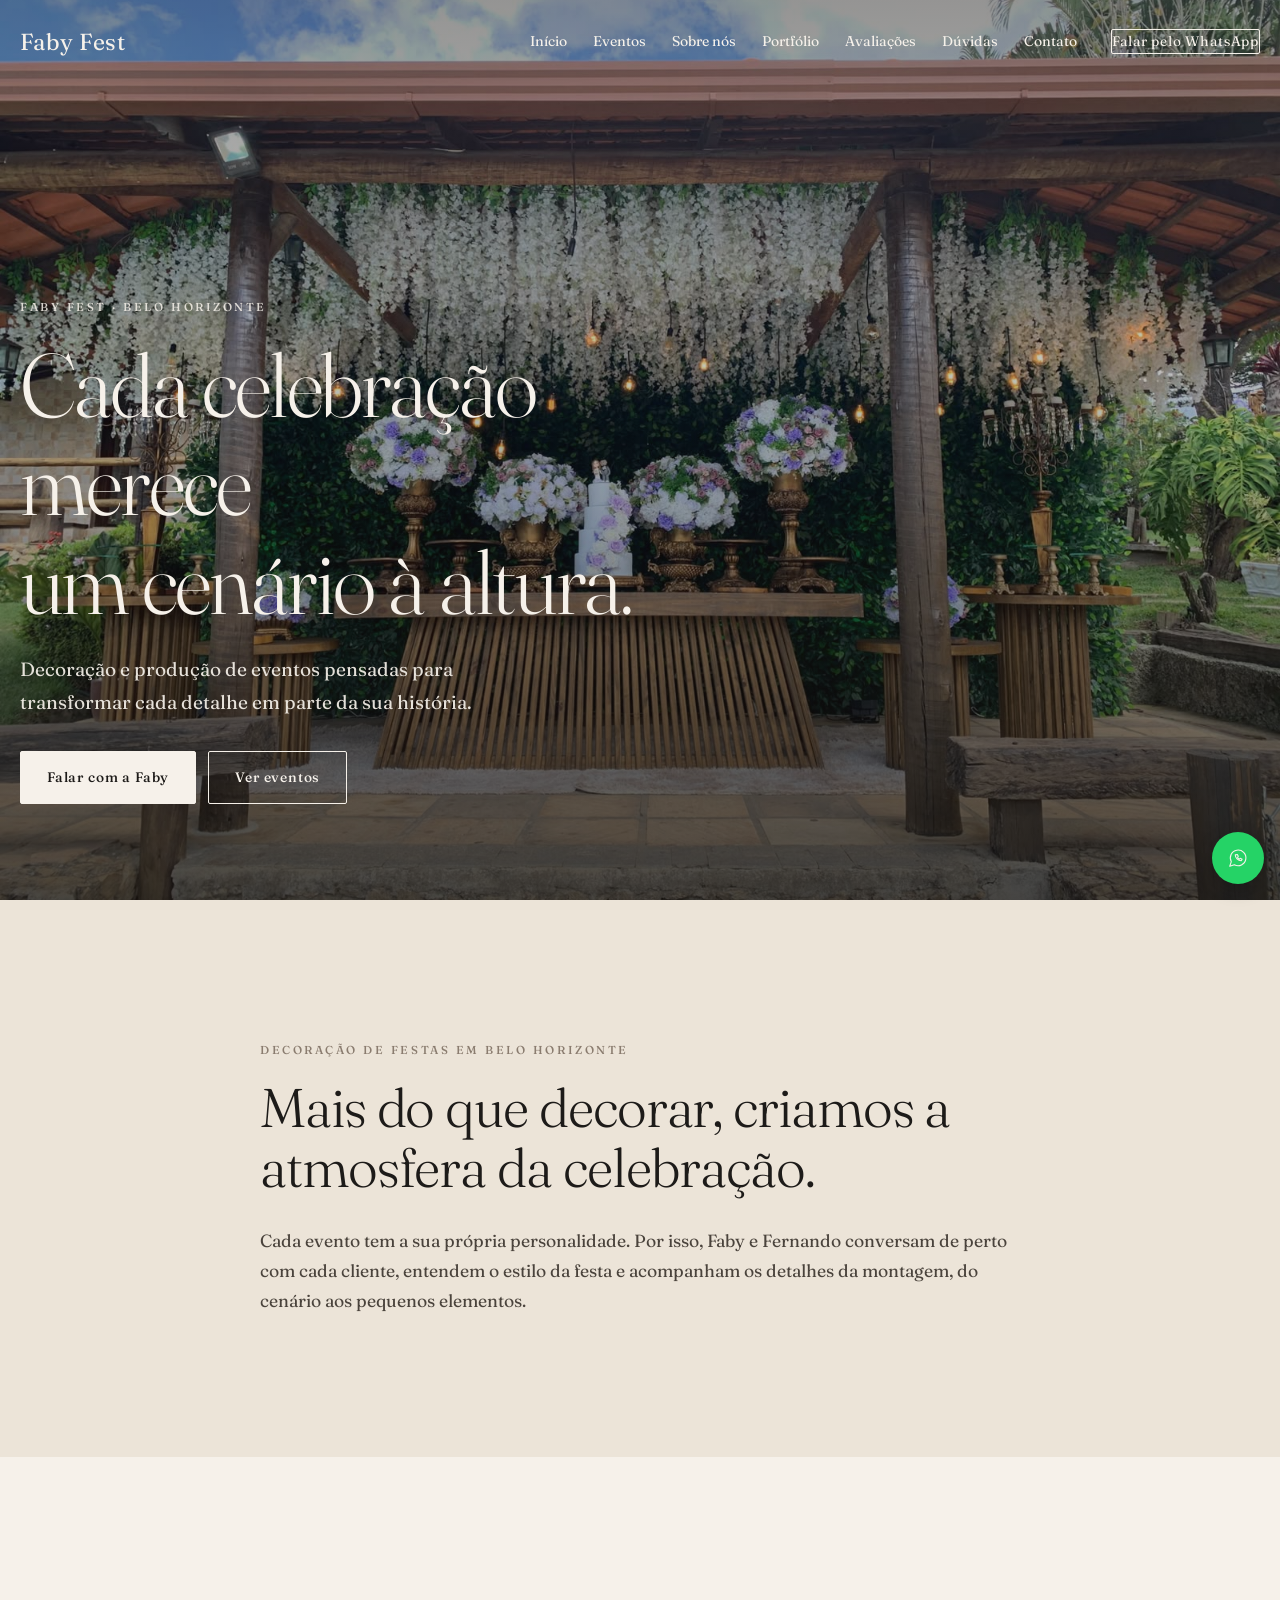
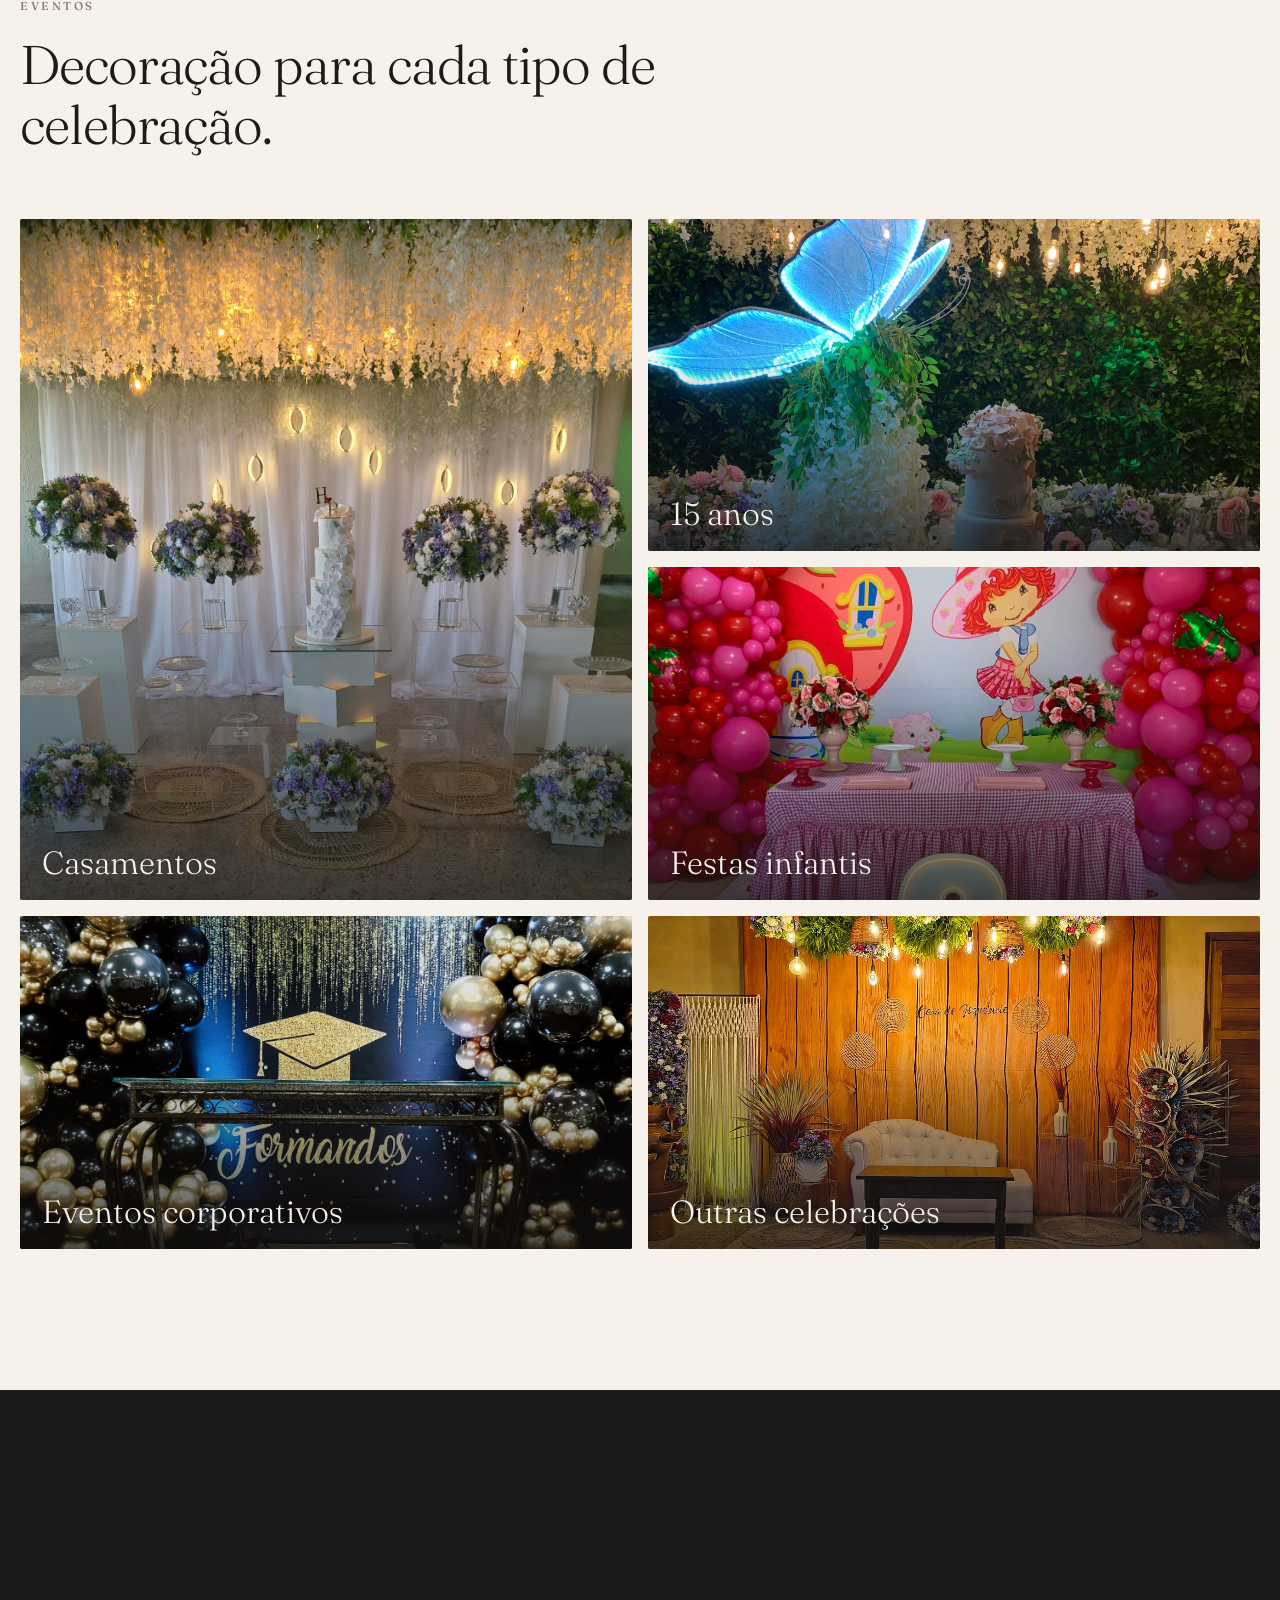
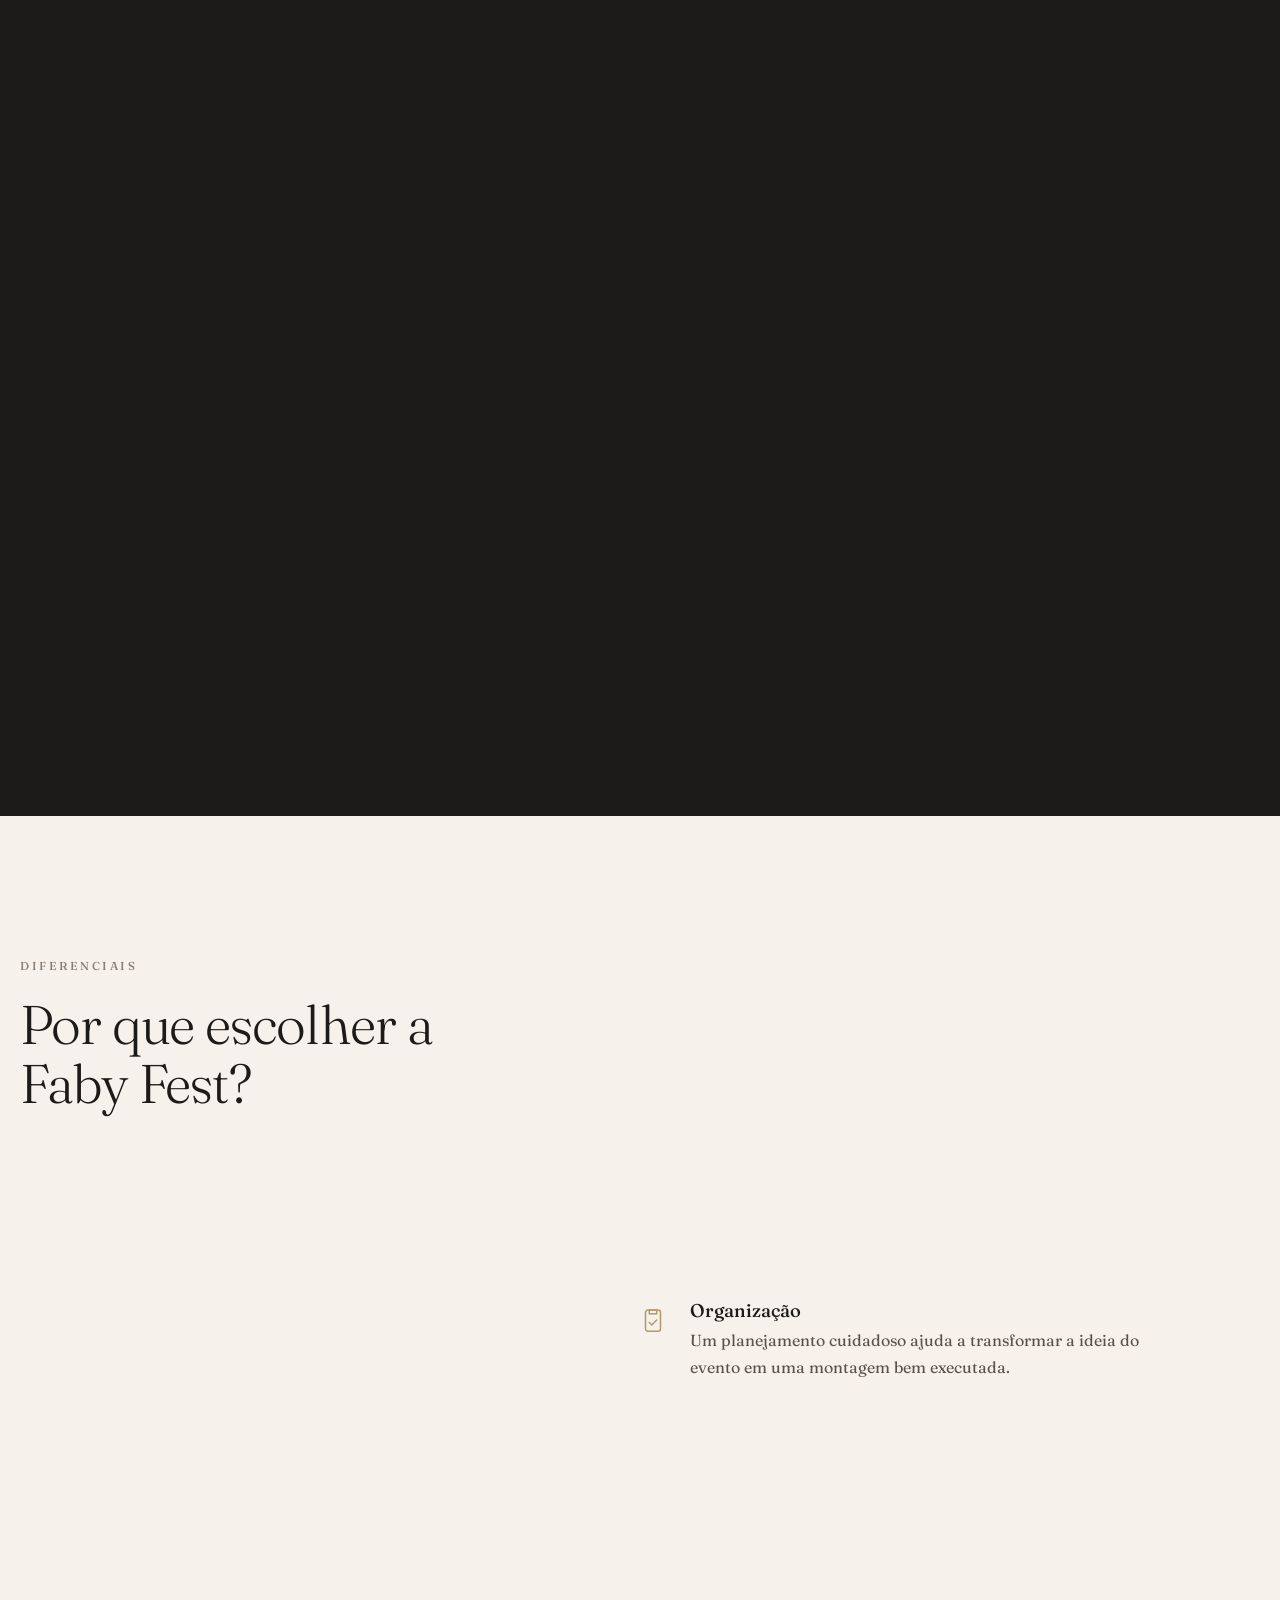
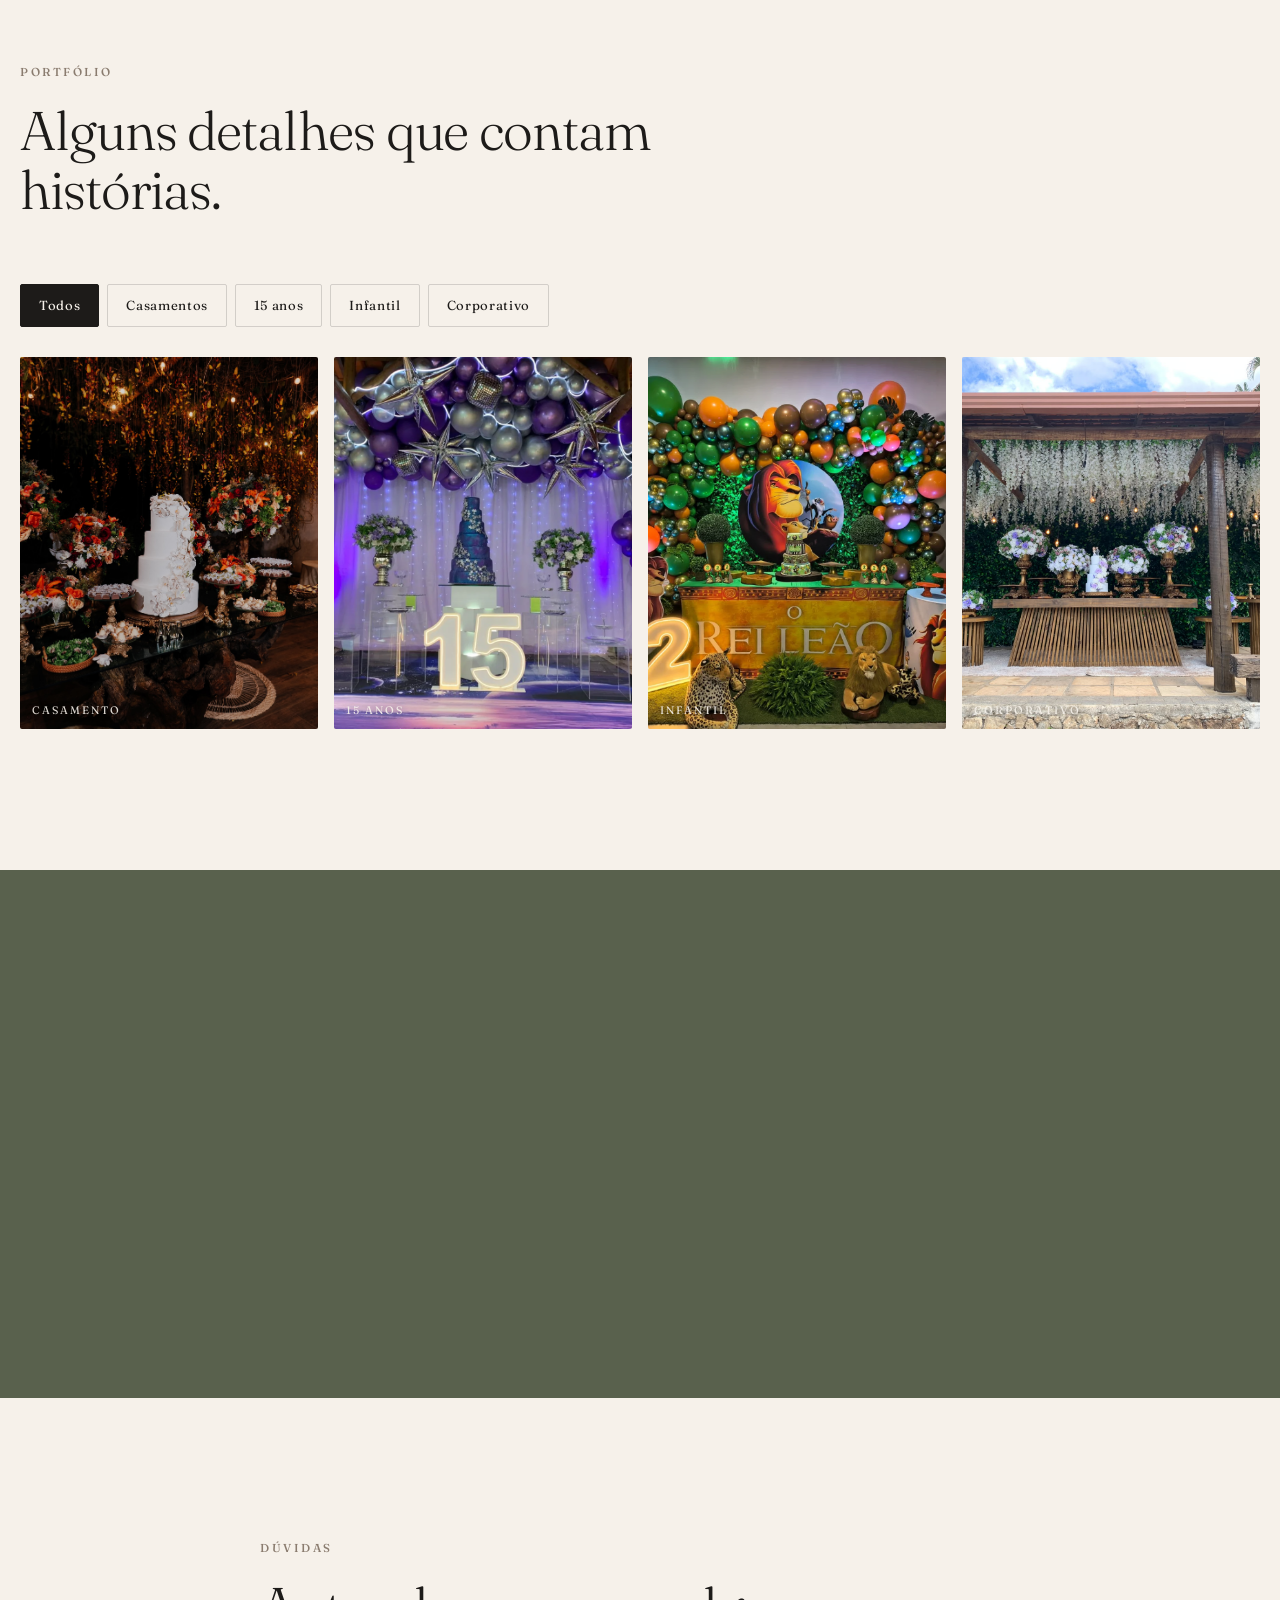
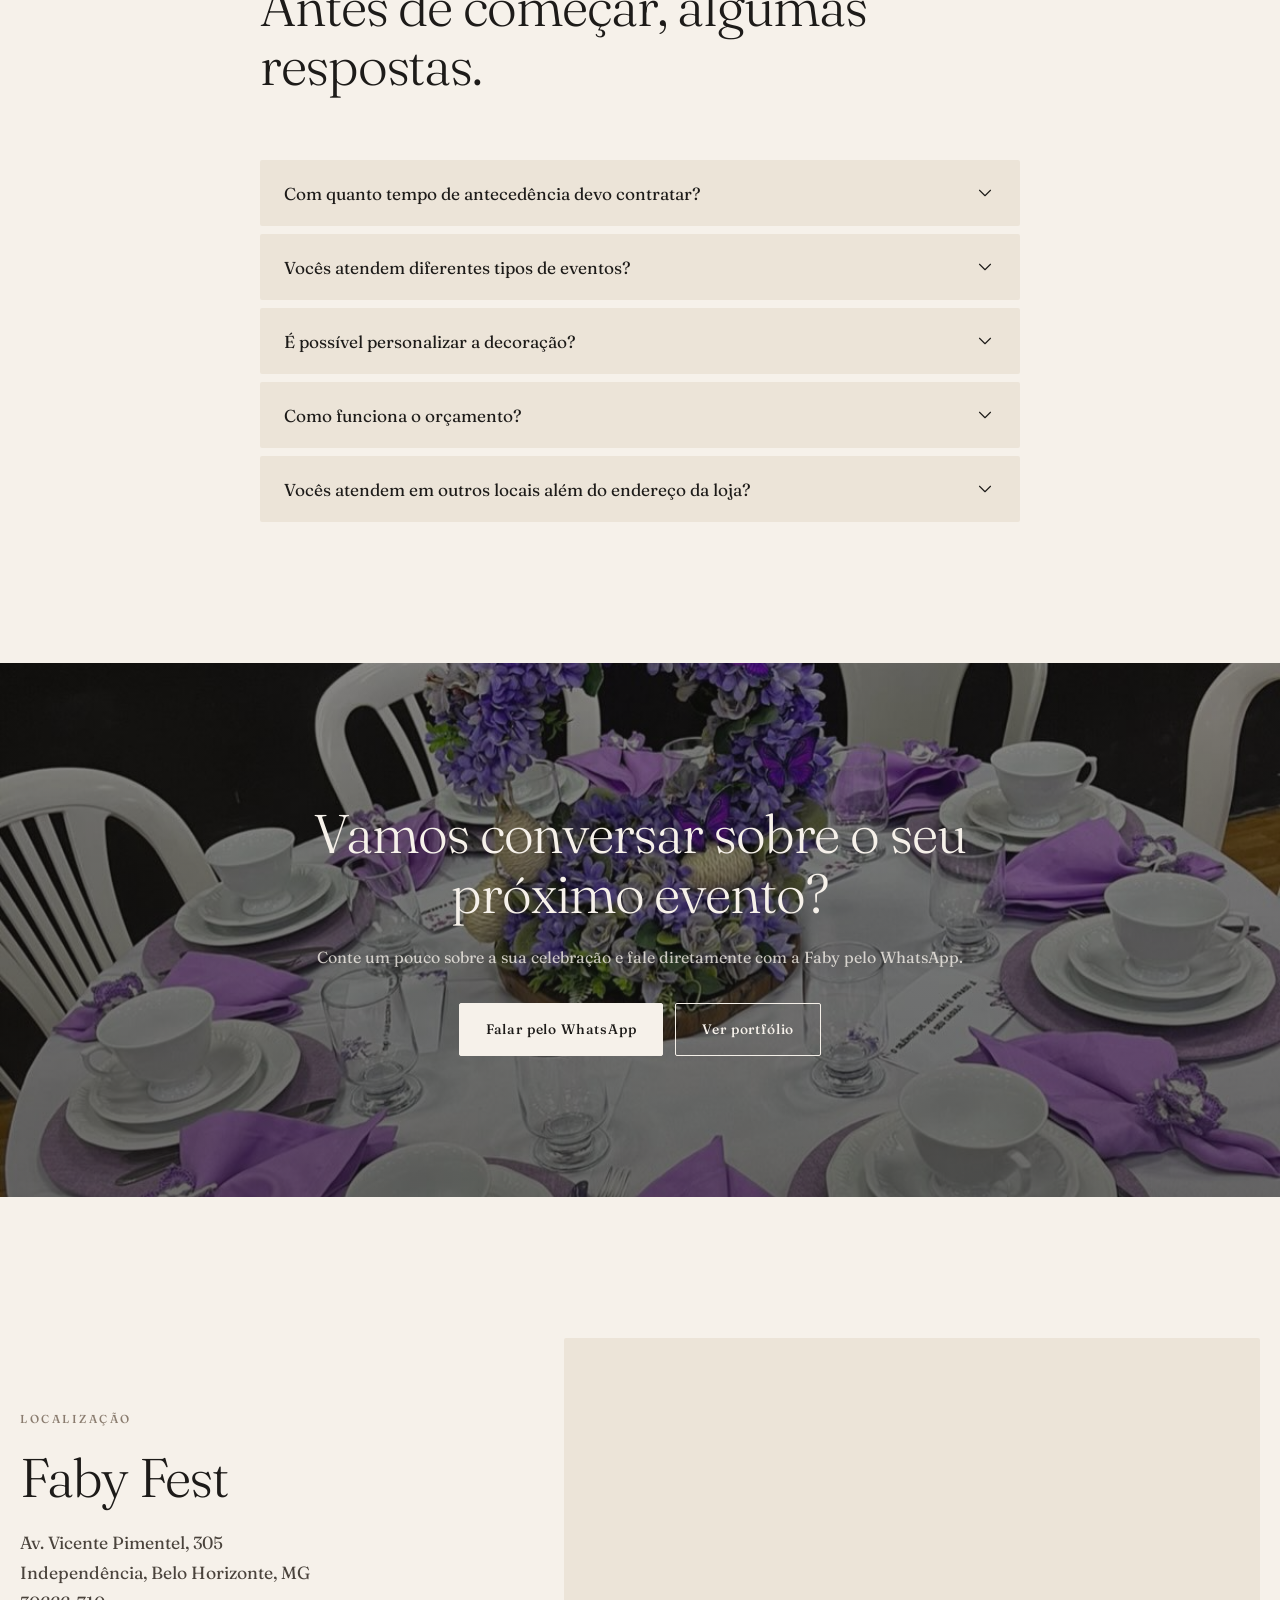
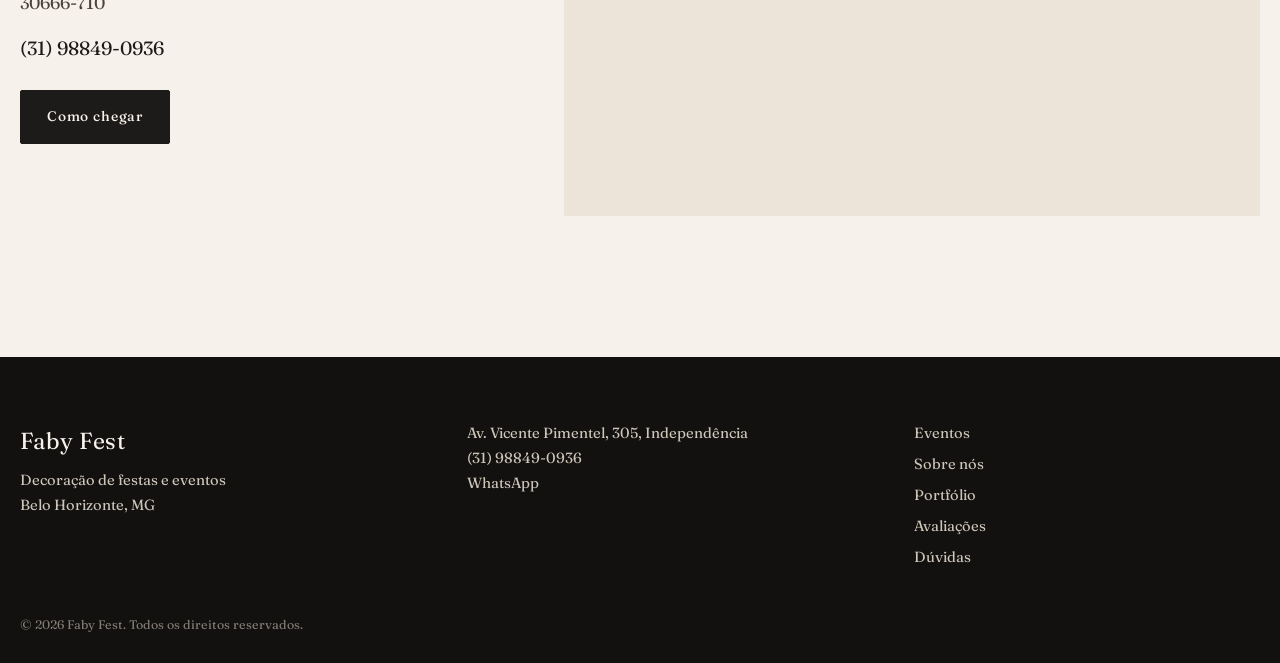
<file: faby/index.html>
<!DOCTYPE html>
<html lang="pt-BR">
<head>
<meta charset="utf-8">
<meta name="viewport" content="width=device-width, initial-scale=1">
<title>Faby Fest | Decoração de festas e eventos em Belo Horizonte</title>
<meta name="description" content="Decoração de festas e eventos em Belo Horizonte: casamentos, 15 anos, festas infantis e eventos corporativos, com Faby e Fernando cuidando de cada detalhe.">
<link rel="canonical" href="https://www.seudominio.com.br/">
<meta property="og:type" content="website">
<meta property="og:title" content="Faby Fest | Decoração de eventos em Belo Horizonte">
<meta property="og:description" content="Decoração personalizada para casamentos, 15 anos, festas infantis e eventos corporativos.">
<meta property="og:image" content="https://www.seudominio.com.br/images/hero-faby-fest.jpg">
<meta property="og:locale" content="pt_BR">
<link rel="preconnect" href="https://fonts.googleapis.com">
<link rel="preconnect" href="https://fonts.gstatic.com" crossorigin>
<link href="https://fonts.googleapis.com/css2?family=Fraunces:opsz,wght@9..144,300;9..144,400;9..144,500&display=swap" rel="stylesheet">
<link rel="stylesheet" href="style.css">
<script type="application/ld+json">
{"@context":"https://schema.org","@type":"LocalBusiness","name":"Faby Fest","description":"Decoração de festas e eventos em Belo Horizonte","telephone":"+5531988490936","url":"https://www.seudominio.com.br/","image":"https://www.seudominio.com.br/images/hero-faby-fest.jpg","address":{"@type":"PostalAddress","streetAddress":"Av. Vicente Pimentel, 305","addressLocality":"Belo Horizonte","addressRegion":"MG","postalCode":"30666-710","addressCountry":"BR"},"aggregateRating":{"@type":"AggregateRating","ratingValue":"5.0","reviewCount":"5"}}
</script>
</head>
<body>
<svg width="0" height="0" style="position:absolute" aria-hidden="true">
<symbol id="i-menu" viewBox="0 0 24 24"><path d="M4 8h16M4 16h16"/></symbol>
<symbol id="i-x" viewBox="0 0 24 24"><path d="M6 6l12 12M18 6L6 18"/></symbol>
<symbol id="i-l" viewBox="0 0 24 24"><path d="M15 5l-7 7 7 7"/></symbol>
<symbol id="i-r" viewBox="0 0 24 24"><path d="M9 5l7 7-7 7"/></symbol>
<symbol id="i-down" viewBox="0 0 24 24"><path d="M6 9l6 6 6-6"/></symbol>
<symbol id="i-wa" viewBox="0 0 24 24"><path d="M3 21l1.7-5A8.5 8.5 0 1 1 8 19.3L3 21z"/><path d="M9 8.5c0 3.5 3 6.5 6.5 6.5l1-1.6-2-1-1 .8a4 4 0 0 1-2-2l.8-1-1-2z"/></symbol>
<symbol id="i-star" viewBox="0 0 24 24"><path fill="currentColor" stroke="none" d="M12 3l2.7 5.6 6.1.9-4.4 4.3 1 6.1L12 17l-5.4 2.9 1-6.1L3.2 9.5l6.1-.9z"/></symbol>
<symbol id="i-users" viewBox="0 0 24 24"><circle cx="9" cy="8" r="3.5"/><path d="M2.5 20a6.5 6.5 0 0 1 13 0M16 4.6a3.5 3.5 0 0 1 0 6.8M18 14a6.5 6.5 0 0 1 3.5 6"/></symbol>
<symbol id="i-spark" viewBox="0 0 24 24"><path d="M12 3l1.8 5.2L19 10l-5.2 1.8L12 17l-1.8-5.2L5 10l5.2-1.8zM19 16v4M17 18h4"/></symbol>
<symbol id="i-eye" viewBox="0 0 24 24"><path d="M2 12s3.5-7 10-7 10 7 10 7-3.5 7-10 7S2 12 2 12z"/><circle cx="12" cy="12" r="3"/></symbol>
<symbol id="i-list" viewBox="0 0 24 24"><rect x="6" y="4" width="12" height="17" rx="2"/><path d="M9 4h6v3H9zM9 14l2 2 4-4"/></symbol>
<symbol id="i-quote" viewBox="0 0 24 24"><path fill="currentColor" stroke="none" d="M9 7H5v6h3c0 2-1 3-3 3v2c4 0 6-3 6-7V7zm10 0h-4v6h3c0 2-1 3-3 3v2c4 0 6-3 6-7V7z"/></symbol>
</svg>

<header class="site-header" id="top">
  <div class="wrap bar">
    <a class="brand" href="#inicio" aria-label="Faby Fest, início">Faby Fest</a>
    <nav id="nav" class="nav" aria-label="Principal">
      <a href="#inicio">Início</a><a href="#eventos">Eventos</a><a href="#sobre">Sobre nós</a><a href="#portfolio">Portfólio</a><a href="#avaliacoes">Avaliações</a><a href="#duvidas">Dúvidas</a><a href="#contato">Contato</a>
      <a class="btn btn-sm nav-cta" href="https://wa.me/5531988490936" data-wa target="_blank" rel="noopener">Falar pelo WhatsApp</a>
    </nav>
    <button class="menu-toggle" id="menuBtn" aria-expanded="false" aria-controls="nav" aria-label="Abrir menu">
      <svg class="ic" aria-hidden="true"><use href="#i-menu"/></svg>
    </button>
  </div>
</header>

<main>
<section class="hero" id="inicio">
  <img src="images/hero-faby-fest.jpg" alt="Decoração de evento montada pela Faby Fest em Belo Horizonte" fetchpriority="high" onerror="this.style.display='none'">
  <div class="wrap hero-in">
    <p class="eyebrow">Faby Fest · Belo Horizonte</p>
    <h1>Cada celebração merece<br>um cenário à altura.</h1>
    <p class="lead">Decoração e produção de eventos pensadas para transformar cada detalhe em parte da sua história.</p>
    <div class="actions">
      <a class="btn btn-solid" href="https://wa.me/5531988490936" data-wa target="_blank" rel="noopener">Falar com a Faby</a>
      <a class="btn btn-ghost" href="#eventos">Ver eventos</a>
    </div>
  </div>
  <a class="scroll" href="#introducao" aria-label="Rolar para baixo"><svg class="ic" aria-hidden="true"><use href="#i-down"/></svg></a>
</section>

<section class="sec intro" id="introducao">
  <div class="wrap narrow rv">
    <p class="eyebrow dark">Decoração de festas em Belo Horizonte</p>
    <h2>Mais do que decorar, criamos a atmosfera da celebração.</h2>
    <p>Cada evento tem a sua própria personalidade. Por isso, Faby e Fernando conversam de perto com cada cliente, entendem o estilo da festa e acompanham os detalhes da montagem, do cenário aos pequenos elementos.</p>
  </div>
</section>

<section class="sec" id="eventos">
  <div class="wrap">
    <div class="head rv"><p class="eyebrow dark">Eventos</p><h2>Decoração para cada tipo de celebração.</h2></div>
    <div class="seg">
      <figure class="s s1 rv"><img src="images/eventos-casamentos.jpg" alt="Decoração de casamento em Belo Horizonte" loading="lazy" onerror="this.style.display='none'"><figcaption><h3>Casamentos</h3><p>Composições pensadas para celebrar um dos dias mais especiais.</p></figcaption></figure>
      <figure class="s s2 rv"><img src="images/eventos-15-anos.jpg" alt="Decoração de festa de 15 anos" loading="lazy" onerror="this.style.display='none'"><figcaption><h3>15 anos</h3><p>Uma decoração marcante para uma celebração com personalidade.</p></figcaption></figure>
      <figure class="s s3 rv"><img src="images/eventos-infantis.jpg" alt="Decoração de festa infantil temática" loading="lazy" onerror="this.style.display='none'"><figcaption><h3>Festas infantis</h3><p>Cenários lúdicos, delicados e criados para cada tema.</p></figcaption></figure>
      <figure class="s s5 rv"><img src="images/eventos-corporativos.jpg" alt="Decoração de eventos corporativos" loading="lazy" onerror="this.style.display='none'"><figcaption><h3>Eventos corporativos</h3><p>Ambientes planejados para receber convidados, equipes e clientes com personalidade.</p></figcaption></figure>
      <figure class="s s6 rv"><img src="images/eventos-outros.jpg" alt="Decoração personalizada para outras celebrações" loading="lazy" onerror="this.style.display='none'"><figcaption><h3>Outras celebrações</h3><p>Projetos personalizados para diferentes momentos e formatos de evento.</p></figcaption></figure>
    </div>
  </div>
</section>

<section class="sec story" id="sobre">
  <div class="wrap story-in">
    <figure class="story-img rv"><img src="images/faby-fernando.jpg" alt="Faby e Fernando, da Faby Fest" loading="lazy" onerror="this.style.display='none'"></figure>
    <div class="story-tx rv">
      <p class="eyebrow">Sobre nós</p>
      <h2>Por trás de cada montagem, duas pessoas cuidando dos detalhes.</h2>
      <p>Faby e Fernando trabalham juntos, e a Faby Fest nasce dessa parceria: atenção, organização e cuidado com cada celebração. Cada cliente é ouvido de perto, para que o cenário final tenha a cara do evento.</p>
    </div>
  </div>
</section>

<section class="sec why">
  <div class="wrap why-in">
    <div class="rv"><p class="eyebrow dark">Diferenciais</p><h2>Por que escolher a Faby Fest?</h2></div>
    <ul class="why-list">
      <li class="rv"><svg class="ic" aria-hidden="true"><use href="#i-users"/></svg><div><h3>Equipe próxima do cliente</h3><p>Faby e Fernando acompanham os detalhes para que cada etapa seja organizada com cuidado.</p></div></li>
      <li class="rv"><svg class="ic" aria-hidden="true"><use href="#i-spark"/></svg><div><h3>Decoração personalizada</h3><p>Cada composição pode ser pensada de acordo com o estilo e a proposta da celebração.</p></div></li>
      <li class="rv"><svg class="ic" aria-hidden="true"><use href="#i-eye"/></svg><div><h3>Atenção aos detalhes</h3><p>Do cenário aos pequenos elementos, cada escolha contribui para a atmosfera do evento.</p></div></li>
      <li class="rv"><svg class="ic" aria-hidden="true"><use href="#i-list"/></svg><div><h3>Organização</h3><p>Um planejamento cuidadoso ajuda a transformar a ideia do evento em uma montagem bem executada.</p></div></li>
    </ul>
  </div>
</section>

<section class="sec" id="portfolio">
  <div class="wrap">
    <div class="head rv"><p class="eyebrow dark">Portfólio</p><h2>Alguns detalhes que contam histórias.</h2></div>
    <div class="filters" role="group" aria-label="Filtrar galeria">
      <button class="on" data-f="all">Todos</button><button data-f="casamento">Casamentos</button><button data-f="15anos">15 anos</button><button data-f="infantil">Infantil</button><button data-f="corporativo">Corporativo</button>
    </div>
    <div class="gal" id="gal">
      <button class="g g1" data-c="casamento" data-l="Casamento"><img src="images/portfolio-01.jpg" alt="Detalhe de decoração de casamento" loading="lazy" onerror="this.style.display='none'"><span>Casamento</span></button>
      <button class="g g2" data-c="15anos" data-l="15 anos"><img src="images/portfolio-02.jpg" alt="Detalhe de decoração de festa de 15 anos" loading="lazy" onerror="this.style.display='none'"><span>15 anos</span></button>
      <button class="g g3" data-c="infantil" data-l="Infantil"><img src="images/portfolio-03.jpg" alt="Detalhe de decoração de festa infantil" loading="lazy" onerror="this.style.display='none'"><span>Infantil</span></button>
      <button class="g g5" data-c="corporativo" data-l="Corporativo"><img src="images/portfolio-05.jpg" alt="Ambiente de evento corporativo decorado" loading="lazy" onerror="this.style.display='none'"><span>Corporativo</span></button>
      <button class="g g6" data-c="casamento" data-l="Casamento"><img src="images/portfolio-06.jpg" alt="Mesa e cenário de casamento decorados" loading="lazy" onerror="this.style.display='none'"><span>Casamento</span></button>
      <button class="g g7" data-c="infantil" data-l="Infantil"><img src="images/portfolio-07.jpg" alt="Cenário lúdico de festa infantil" loading="lazy" onerror="this.style.display='none'"><span>Infantil</span></button>
      <button class="g g8" data-c="15anos" data-l="15 anos"><img src="images/portfolio-08.jpg" alt="Painel e mesa de festa de 15 anos" loading="lazy" onerror="this.style.display='none'"><span>15 anos</span></button>
    </div>
  </div>
</section>

<section class="sec rev" id="avaliacoes">
  <div class="wrap rev-in">
    <div class="stat rv">
      <p class="eyebrow">Avaliações no Google</p>
      <p class="num"><span id="count" data-to="5.0">5,0</span></p>
      <div class="stars" aria-label="Nota 5 de 5"><svg class="ic"><use href="#i-star"/></svg><svg class="ic"><use href="#i-star"/></svg><svg class="ic"><use href="#i-star"/></svg><svg class="ic"><use href="#i-star"/></svg><svg class="ic"><use href="#i-star"/></svg></div>
      <p class="small">Google · 5 avaliações</p>
    </div>
    <div class="cards">
      <blockquote class="card rv"><svg class="ic q" aria-hidden="true"><use href="#i-quote"/></svg><p>Profissionais com muito carinho e atenção em tudo que faz uma equipe maravilhosa!</p><footer>Vitoria Maria <span>Google</span></footer></blockquote>
      <blockquote class="card rv"><svg class="ic q" aria-hidden="true"><use href="#i-quote"/></svg><p>São os melhores, toop.... Eu recomendo</p><footer>elton marcos <span>Google</span></footer></blockquote>
    </div>
  </div>
</section>

<section class="sec faq" id="duvidas">
  <div class="wrap narrow">
    <div class="head rv"><p class="eyebrow dark">Dúvidas</p><h2>Antes de começar, algumas respostas.</h2></div>
    <div class="acc">
      <div class="qa"><h3><button aria-expanded="false" aria-controls="a1" id="q1">Com quanto tempo de antecedência devo contratar?<svg class="ic" aria-hidden="true"><use href="#i-down"/></svg></button></h3><div class="ans" id="a1" role="region" aria-labelledby="q1"><p>O ideal é entrar em contato com antecedência para verificarmos a disponibilidade da data e entendermos todos os detalhes do evento. Em datas mais concorridas, quanto antes conversarmos, melhor.</p></div></div>
      <div class="qa"><h3><button aria-expanded="false" aria-controls="a2" id="q2">Vocês atendem diferentes tipos de eventos?<svg class="ic" aria-hidden="true"><use href="#i-down"/></svg></button></h3><div class="ans" id="a2" role="region" aria-labelledby="q2"><p>Sim. Trabalhamos com casamentos, 15 anos, festas infantis, eventos corporativos e outras celebrações. Conte o formato do seu evento e conversamos sobre as possibilidades.</p></div></div>
      <div class="qa"><h3><button aria-expanded="false" aria-controls="a3" id="q3">É possível personalizar a decoração?<svg class="ic" aria-hidden="true"><use href="#i-down"/></svg></button></h3><div class="ans" id="a3" role="region" aria-labelledby="q3"><p>Sim. A proposta é entender o estilo, o local e as necessidades de cada celebração para verificar a melhor possibilidade para o evento.</p></div></div>
      <div class="qa"><h3><button aria-expanded="false" aria-controls="a4" id="q4">Como funciona o orçamento?<svg class="ic" aria-hidden="true"><use href="#i-down"/></svg></button></h3><div class="ans" id="a4" role="region" aria-labelledby="q4"><p>O orçamento parte de uma conversa sobre o seu evento: data, local, estilo e o que você imagina. Fale com a Faby pelo WhatsApp para começar.</p></div></div>
      <div class="qa"><h3><button aria-expanded="false" aria-controls="a5" id="q5">Vocês atendem em outros locais além do endereço da loja?<svg class="ic" aria-hidden="true"><use href="#i-down"/></svg></button></h3><div class="ans" id="a5" role="region" aria-labelledby="q5"><p>Isso depende do local e da data do evento. Envie essas informações pelo WhatsApp e a Faby verifica a possibilidade com você.</p></div></div>
    </div>
  </div>
</section>

<section class="sec cta" id="contato">
  <div class="wrap narrow rv">
    <h2>Vamos conversar sobre o seu próximo evento?</h2>
    <p>Conte um pouco sobre a sua celebração e fale diretamente com a Faby pelo WhatsApp.</p>
    <div class="actions center">
      <a class="btn btn-solid" href="https://wa.me/5531988490936" data-wa target="_blank" rel="noopener">Falar pelo WhatsApp</a>
      <a class="btn btn-ghost" href="#portfolio">Ver portfólio</a>
    </div>
  </div>
</section>

<section class="sec loc" id="localizacao">
  <div class="wrap loc-in">
    <div class="rv">
      <p class="eyebrow dark">Localização</p>
      <h2>Faby Fest</h2>
      <address>Av. Vicente Pimentel, 305<br>Independência, Belo Horizonte, MG<br>30666-710</address>
      <p><a class="tel" href="tel:+5531988490936">(31) 98849-0936</a></p>
      <a class="btn btn-dark" href="https://www.google.com/maps/dir/?api=1&destination=Av.%20Vicente%20Pimentel%2C%20305%2C%20Independ%C3%AAncia%2C%20Belo%20Horizonte%20MG" target="_blank" rel="noopener">Como chegar</a>
    </div>
    <div class="map rv"><iframe title="Mapa da Faby Fest em Belo Horizonte" loading="lazy" referrerpolicy="no-referrer-when-downgrade" src="https://www.google.com/maps?q=Av.+Vicente+Pimentel,+305,+Independ%C3%AAncia,+Belo+Horizonte,+MG&output=embed"></iframe></div>
  </div>
</section>
</main>

<footer class="foot">
  <div class="wrap foot-in">
    <div><p class="brand">Faby Fest</p><p>Decoração de festas e eventos</p><p>Belo Horizonte, MG</p></div>
    <div><p>Av. Vicente Pimentel, 305, Independência</p><p><a href="tel:+5531988490936">(31) 98849-0936</a></p><p><a href="https://wa.me/5531988490936" data-wa target="_blank" rel="noopener">WhatsApp</a></p></div>
    <nav aria-label="Rodapé"><a href="#eventos">Eventos</a><a href="#sobre">Sobre nós</a><a href="#portfolio">Portfólio</a><a href="#avaliacoes">Avaliações</a><a href="#duvidas">Dúvidas</a></nav>
  </div>
  <p class="wrap copy">© 2026 Faby Fest. Todos os direitos reservados.</p>
</footer>

<a class="fab" href="https://wa.me/5531988490936" data-wa target="_blank" rel="noopener" aria-label="Falar com a Faby pelo WhatsApp"><svg class="ic" aria-hidden="true"><use href="#i-wa"/></svg><span class="tip">Falar com a Faby</span></a>

<div class="lb" id="lb" role="dialog" aria-modal="true" aria-label="Galeria ampliada" hidden>
  <button class="lb-x" aria-label="Fechar"><svg class="ic"><use href="#i-x"/></svg></button>
  <button class="lb-n lb-p" aria-label="Anterior"><svg class="ic"><use href="#i-l"/></svg></button>
  <figure><img id="lbImg" alt=""><figcaption id="lbCap"></figcaption></figure>
  <button class="lb-n lb-nx" aria-label="Próxima"><svg class="ic"><use href="#i-r"/></svg></button>
</div>
<script src="script.js" defer></script>
</body>
</html>
</file>
<file: style.css>
:root{--ivory:#f6f1ea;--sand:#ece4d8;--ink:#1d1b19;--taupe:#8a7c6f;--gold:#b39a6d;--olive:#59614d;--line:rgba(29,27,25,.16);--r:2px;--h:76px}
*,*::before,*::after{box-sizing:border-box;margin:0}
html{scroll-behavior:smooth;scroll-padding-top:70px;overflow-x:clip}
body{font-family:'Fraunces',Georgia,serif;font-weight:400;background:var(--ivory);color:var(--ink);line-height:1.7;overflow-x:clip;-webkit-font-smoothing:antialiased}
img{display:block;max-width:100%}
a{color:inherit;text-decoration:none}
button{font:inherit;color:inherit;background:none;border:0;cursor:pointer}
.ic{width:22px;height:22px;fill:none;stroke:currentColor;stroke-width:1.2;stroke-linecap:round;stroke-linejoin:round;flex:none}
:focus-visible{outline:2px solid var(--gold);outline-offset:3px}
.wrap{width:min(1240px,100% - 40px);margin-inline:auto}
.narrow{width:min(760px,100% - 40px)}
h1,h2,h3{font-weight:300;line-height:1.1;letter-spacing:-.02em}
h1{font-size:clamp(2.3rem,8.5vw,5.6rem)}
h2{font-size:clamp(1.9rem,5.5vw,3.4rem)}
h3{font-weight:500;font-size:1.15rem;letter-spacing:0}
.eyebrow{font-size:.72rem;font-weight:500;letter-spacing:.22em;text-transform:uppercase;margin-bottom:18px;color:var(--gold)}
.eyebrow.dark{color:var(--taupe)}
.sec{padding:clamp(72px,11vw,150px) 0}
.head{margin-bottom:clamp(32px,5vw,64px);max-width:640px}
.btn{display:inline-flex;align-items:center;justify-content:center;padding:14px 26px;border:1px solid currentColor;border-radius:var(--r);font-size:.86rem;font-weight:500;letter-spacing:.06em;transition:background .3s,color .3s,border-color .3s}
.btn-sm{padding:10px 18px}
.btn-solid{background:var(--ivory);color:var(--ink);border-color:var(--ivory)}
.btn-solid:hover{background:var(--gold);border-color:var(--gold)}
.btn-ghost{color:inherit}
.btn-ghost:hover{background:rgba(255,255,255,.12)}
.btn-dark{background:var(--ink);color:var(--ivory);border-color:var(--ink)}
.btn-dark:hover{background:var(--olive);border-color:var(--olive)}
.actions{display:flex;flex-wrap:wrap;gap:12px;margin-top:32px}.center{justify-content:center}

/* header */
.site-header{position:fixed;inset:0 0 auto;z-index:50;color:var(--ivory);transition:background .35s,padding .35s,color .35s;padding:22px 0}
.site-header.solid{background:rgba(246,241,234,.95);color:var(--ink);padding:10px 0;backdrop-filter:blur(8px)}
.bar{display:flex;align-items:center;justify-content:space-between}
.brand{font-size:1.45rem;font-weight:400;letter-spacing:.02em}
.site-header .brand{font-size:2.9rem;letter-spacing:.07em}
.nav{position:fixed;inset:0 0 0 auto;width:min(340px,86vw);background:var(--ink);color:var(--ivory);display:flex;flex-direction:column;justify-content:center;gap:6px;padding:40px 32px;transform:translateX(100%);transition:transform .4s cubic-bezier(.2,.7,.2,1);visibility:hidden}
.nav.open{transform:none;visibility:visible}
.nav a{font-size:1.5rem;font-weight:300;padding:6px 0}
.nav a:hover{color:var(--gold)}
.nav-cta{margin-top:20px;font-size:.86rem!important;align-self:flex-start}
.menu-toggle{position:relative;z-index:60;padding:8px;margin-right:-8px}
.nav.open~.menu-toggle{color:var(--ivory)}
@media(min-width:960px){
.menu-toggle{display:none}
.nav{position:static;flex-direction:row;align-items:center;width:auto;padding:0;background:none;color:inherit;transform:none;visibility:visible;gap:26px}
.nav a{font-size:.88rem;font-weight:400;padding:0}
.nav-cta{margin:0 0 0 8px}
}

/* hero */
.hero{position:relative;min-height:100svh;display:flex;align-items:flex-end;color:var(--ivory);background:#2a2622;overflow:hidden}
.hero>img{position:absolute;inset:0;width:100%;height:100%;object-fit:cover}
.hero::after{content:"";position:absolute;inset:0;background:linear-gradient(180deg,rgba(20,18,16,.43) 0%,rgba(20,18,16,.24) 40%,rgba(20,18,16,.77) 100%)}
.hero-in{position:relative;z-index:2;padding:130px 0 96px}
.hero h1{max-width:13ch}
.lead{max-width:44ch;margin-top:22px;font-size:clamp(1rem,2.4vw,1.2rem);opacity:.92}
.scroll{position:absolute;z-index:2;right:24px;bottom:28px;opacity:.8}
.hero-in .eyebrow{color:var(--ivory);opacity:.85}
@media(max-width:767px){
.hero{align-items:center}
.hero-in{padding:104px 0 64px}
.hero-in .eyebrow{font-size:.82rem}
.hero h1{font-size:3.1rem}
.hero .lead{font-size:1.2rem}
.hero .actions .btn{font-size:.92rem;padding:14px 20px}
}

/* intro */
.intro{background:var(--sand)}
.intro h2{margin-bottom:28px}
.intro p:last-child{color:#4a433c;font-size:1.1rem}

/* segments */
.seg{display:grid;grid-auto-rows:64vw;gap:12px}
.s{position:relative;overflow:hidden;background:#d9cfc1;border-radius:var(--r)}
.s img,.g img{position:absolute;inset:0;width:100%;height:100%;object-fit:cover;transition:transform .9s cubic-bezier(.2,.7,.2,1)}
.s::after{content:"";position:absolute;inset:0;background:linear-gradient(180deg,transparent 40%,rgba(20,18,16,.72));transition:background .5s}
.s:hover::after{background:linear-gradient(180deg,rgba(20,18,16,.25),rgba(20,18,16,.82))}
.s:hover img,.g:hover img{transform:scale(1.04)}
.s figcaption{position:absolute;z-index:2;inset:auto 22px 20px;color:var(--ivory)}
.s h3{font-weight:300;font-size:clamp(1.4rem,3vw,2rem);text-transform:none;transition:transform .5s}
.s p{font-size:.9rem;max-width:34ch;max-height:0;opacity:0;overflow:hidden;transition:max-height .5s,opacity .5s}
.s:hover h3{transform:translateY(-4px)}
.s:hover p,.s:focus-within p{max-height:6em;opacity:.92;margin-top:8px}
@media(hover:none){.s p{max-height:6em;opacity:.92;margin-top:8px}}
@media(min-width:760px){
.seg{grid-template-columns:repeat(12,1fr);grid-auto-rows:clamp(200px,26vw,400px);gap:16px}
.s img{object-position:center 40%}
.s1{grid-column:1/7;grid-row:1/3}.s2{grid-column:7/13;grid-row:1/2}.s3{grid-column:7/13;grid-row:2/3}
.s4{grid-column:1/4;grid-row:3/4}.s7{grid-column:4/7;grid-row:3/4}.s5{grid-column:7/10;grid-row:3/4}.s6{grid-column:10/13;grid-row:3/4}
}

/* story */
.story{background:var(--ink);color:var(--ivory)}
.story-in{display:grid;gap:36px;align-items:center}
.story-img{aspect-ratio:4/5;background:#33302b;overflow:hidden;border-radius:var(--r)}
.story-img img{width:100%;height:100%;object-fit:cover}
.story-tx h2{margin-bottom:24px}
.story-tx p:last-child{opacity:.8;max-width:46ch}
@media(min-width:900px){.story-in{grid-template-columns:1.1fr 1fr;gap:clamp(48px,8vw,120px)}.story-img{aspect-ratio:4/5}}

/* why */
.why-in{display:grid;gap:40px}
.why-list{list-style:none;padding:0;display:grid;gap:34px}
.why-list li{display:flex;gap:22px}
.why-list .ic{width:30px;height:30px;color:var(--gold);margin-top:4px}
.why-list p{color:#5a5148;margin-top:6px;max-width:46ch}
@media(min-width:900px){.why-in{grid-template-columns:1fr 1.2fr;gap:100px}.why-in>div:first-child{position:sticky;top:120px;align-self:start}}

/* gallery */
.filters{display:flex;gap:8px;overflow-x:auto;padding-bottom:6px;margin-bottom:24px;scrollbar-width:none}
.filters button{flex:none;padding:9px 18px;border:1px solid var(--line);border-radius:var(--r);font-size:.82rem;letter-spacing:.05em;transition:all .3s}
.filters button:hover{border-color:var(--ink)}
.filters button.on{background:var(--ink);color:var(--ivory);border-color:var(--ink)}
.gal{display:flex;gap:12px;overflow-x:auto;scroll-snap-type:x mandatory;overscroll-behavior-x:contain;-webkit-overflow-scrolling:touch;scrollbar-width:none;margin-inline:-20px;padding-inline:20px;scroll-padding-inline:20px}
.gal::-webkit-scrollbar{display:none}
.gal .g{flex:0 0 78%;aspect-ratio:4/5;scroll-snap-align:start}
.g{position:relative;overflow:hidden;background:#d9cfc1;border-radius:var(--r);display:block;padding:0}
.g span{position:absolute;left:12px;bottom:10px;z-index:2;color:var(--ivory);font-size:.68rem;letter-spacing:.18em;text-transform:uppercase;opacity:.9;text-shadow:0 1px 8px rgba(0,0,0,.5)}
.g[hidden]{display:none}
.g.rv:not(.in){opacity:0}
@media(min-width:600px){.gal .g{flex-basis:calc((100% - 24px)/3)}}
@media(min-width:800px){.gal{margin-inline:0;padding-inline:0;scroll-padding-inline:0;gap:16px}.gal .g{flex-basis:calc((100% - 32px)/3)}}
@media(min-width:1000px){.gal .g{flex-basis:calc((100% - 48px)/4)}}

/* reviews */
.rev{background:var(--olive);color:var(--ivory)}
.rev-in{display:grid;gap:44px;align-items:center}
.num{font-size:clamp(4.5rem,16vw,9rem);font-weight:300;line-height:1;letter-spacing:-.04em}
.stars{display:flex;gap:4px;color:var(--gold);margin:8px 0 12px}
.small{font-size:.85rem;opacity:.8}
.cards{display:grid;gap:14px}
.card{background:rgba(246,241,234,.08);padding:30px 28px;border-radius:var(--r)}
.card .q{width:28px;height:28px;color:var(--gold);margin-bottom:14px}
.card p{font-size:1.15rem;line-height:1.55}
.card footer{margin-top:20px;font-size:.85rem;display:flex;justify-content:space-between;gap:12px}
.card footer span{opacity:.6;letter-spacing:.1em;text-transform:uppercase;font-size:.7rem}
@media(min-width:900px){.rev-in{grid-template-columns:.8fr 1.4fr;gap:90px}.cards{grid-template-columns:1fr 1fr}}

/* faq */
.acc{display:grid;gap:8px}
.qa{background:var(--sand);border-radius:var(--r)}
.qa button{display:flex;justify-content:space-between;align-items:center;gap:20px;width:100%;text-align:left;padding:22px 24px;font-size:1.08rem;font-weight:400;letter-spacing:0}
.qa .ic{transition:transform .35s}
.qa button[aria-expanded=true] .ic{transform:rotate(180deg)}
.ans{display:grid;grid-template-rows:0fr;transition:grid-template-rows .4s}
.ans p{overflow:hidden;padding:0 24px;color:#5a5148;transition:padding .4s}
.qa button[aria-expanded=true]+*{}
.ans.open{grid-template-rows:1fr}.ans.open p{padding-bottom:24px}

/* cta */
.cta{background:linear-gradient(180deg,rgba(20,18,16,.5),rgba(20,18,16,.62)),url(images/cta-faby-fest.jpg) 50% 35%/cover no-repeat,var(--ink);color:var(--ivory);text-align:center}
@media(min-width:760px){.cta{background-position:0 0,50% 45%,0 0}}
.cta p{margin-top:20px;opacity:.8}

/* location */
.loc-in{display:grid;gap:36px;align-items:center}
.loc address{font-style:normal;margin:20px 0 14px;font-size:1.1rem;color:#4a433c}
.tel{display:inline-block;margin-bottom:26px;font-size:1.2rem}
.map{aspect-ratio:4/3;background:var(--sand);border-radius:var(--r);overflow:hidden}
.map iframe{width:100%;height:100%;border:0;filter:grayscale(.35) sepia(.15)}
@media(min-width:900px){.loc-in{grid-template-columns:1fr 1.5fr;gap:80px}.map{aspect-ratio:16/11}}

/* footer */
.foot{background:#121110;color:#cfc6ba;padding:64px 0 28px;font-size:.92rem}
.foot-in{display:grid;gap:32px}
.foot .brand{color:var(--ivory);margin-bottom:8px}
.foot nav{display:flex;flex-direction:column;gap:6px}
.foot a:hover{color:var(--gold)}
.copy{margin-top:44px;font-size:.78rem;opacity:.6}
@media(min-width:760px){.foot-in{grid-template-columns:1.2fr 1.2fr 1fr}}

/* fab */
.fab{position:fixed;right:16px;bottom:calc(16px + env(safe-area-inset-bottom));z-index:40;width:52px;height:52px;border-radius:50%;background:#25D366;color:var(--ivory);display:grid;place-items:center;box-shadow:0 6px 18px rgba(0,0,0,.22);animation:fabIn .6s .8s both;transition:background .3s}
.fab:hover{background:#1fb857}
.tip{position:absolute;right:62px;background:var(--ink);color:var(--ivory);padding:7px 12px;border-radius:var(--r);font-size:.78rem;white-space:nowrap;opacity:0;pointer-events:none;transition:opacity .3s;display:none}
@media(hover:hover) and (min-width:900px){.tip{display:block}.fab:hover .tip{opacity:1}}
@keyframes fabIn{from{opacity:0;transform:translateY(14px)}to{opacity:1;transform:none}}

/* lightbox */
.lb{position:fixed;inset:0;z-index:100;background:rgba(14,13,12,.95);display:grid;place-items:center;padding:56px 12px 28px}
.lb[hidden]{display:none}
.lb figure{max-width:min(1100px,100%);text-align:center}
.lb img{max-width:100%;max-height:74vh;margin:auto;object-fit:contain}
.lb figcaption{color:var(--ivory);margin-top:12px;font-size:.8rem;letter-spacing:.16em;text-transform:uppercase}
.lb button{color:var(--ivory);width:46px;height:46px;display:grid;place-items:center;border:1px solid rgba(246,241,234,.3);border-radius:50%;transition:background .3s}
.lb button:hover{background:rgba(246,241,234,.14)}
.lb-x{position:absolute;top:12px;right:12px}
.lb-n{position:absolute;bottom:16px}.lb-p{left:calc(50% - 56px)}.lb-nx{left:calc(50% + 10px)}
@media(min-width:800px){.lb-n{bottom:auto;top:50%;transform:translateY(-50%)}.lb-p{left:24px}.lb-nx{left:auto;right:24px}.lb{padding:60px 96px}}

/* reveal */
.js .rv{opacity:0;transform:translateY(18px);transition:opacity .8s ease,transform .8s cubic-bezier(.2,.7,.2,1);transition-delay:var(--d,0s)}
.js .rv.in{opacity:1;transform:none}
@media(prefers-reduced-motion:reduce){
html{scroll-behavior:auto}
*,*::before,*::after{animation:none!important;transition-duration:.01ms!important}
.js .rv{opacity:1;transform:none}
}
</file>
<file: faby/style.css>
:root{--ivory:#f6f1ea;--sand:#ece4d8;--ink:#1d1b19;--taupe:#8a7c6f;--gold:#b39a6d;--olive:#59614d;--line:rgba(29,27,25,.16);--r:2px;--h:76px}
*,*::before,*::after{box-sizing:border-box;margin:0}
html{scroll-behavior:smooth;scroll-padding-top:70px;overflow-x:clip}
body{font-family:'Fraunces',Georgia,serif;font-weight:400;background:var(--ivory);color:var(--ink);line-height:1.7;overflow-x:clip;-webkit-font-smoothing:antialiased}
img{display:block;max-width:100%}
a{color:inherit;text-decoration:none}
button{font:inherit;color:inherit;background:none;border:0;cursor:pointer}
.ic{width:22px;height:22px;fill:none;stroke:currentColor;stroke-width:1.2;stroke-linecap:round;stroke-linejoin:round;flex:none}
:focus-visible{outline:2px solid var(--gold);outline-offset:3px}
.wrap{width:min(1240px,100% - 40px);margin-inline:auto}
.narrow{width:min(760px,100% - 40px)}
h1,h2,h3{font-weight:300;line-height:1.1;letter-spacing:-.02em}
h1{font-size:clamp(2.3rem,8.5vw,5.6rem)}
h2{font-size:clamp(1.9rem,5.5vw,3.4rem)}
h3{font-weight:500;font-size:1.15rem;letter-spacing:0}
.eyebrow{font-size:.72rem;font-weight:500;letter-spacing:.22em;text-transform:uppercase;margin-bottom:18px;color:var(--gold)}
.eyebrow.dark{color:var(--taupe)}
.sec{padding:clamp(72px,11vw,150px) 0}
.head{margin-bottom:clamp(32px,5vw,64px);max-width:640px}
.btn{display:inline-flex;align-items:center;justify-content:center;padding:14px 26px;border:1px solid currentColor;border-radius:var(--r);font-size:.86rem;font-weight:500;letter-spacing:.06em;transition:background .3s,color .3s,border-color .3s}
.btn-sm{padding:10px 18px}
.btn-solid{background:var(--ivory);color:var(--ink);border-color:var(--ivory)}
.btn-solid:hover{background:var(--gold);border-color:var(--gold)}
.btn-ghost{color:inherit}
.btn-ghost:hover{background:rgba(255,255,255,.12)}
.btn-dark{background:var(--ink);color:var(--ivory);border-color:var(--ink)}
.btn-dark:hover{background:var(--olive);border-color:var(--olive)}
.actions{display:flex;flex-wrap:wrap;gap:12px;margin-top:32px}.center{justify-content:center}

/* header */
.site-header{position:fixed;inset:0 0 auto;z-index:50;color:var(--ivory);transition:background .35s,padding .35s,color .35s;padding:22px 0}
.site-header.solid{background:rgba(246,241,234,.95);color:var(--ink);padding:10px 0;backdrop-filter:blur(8px)}
.bar{display:flex;align-items:center;justify-content:space-between}
.brand{font-size:1.45rem;font-weight:400;letter-spacing:.02em}
.nav{position:fixed;inset:0 0 0 auto;width:min(340px,86vw);background:var(--ink);color:var(--ivory);display:flex;flex-direction:column;justify-content:center;gap:6px;padding:40px 32px;transform:translateX(100%);transition:transform .4s cubic-bezier(.2,.7,.2,1);visibility:hidden}
.nav.open{transform:none;visibility:visible}
.nav a{font-size:1.5rem;font-weight:300;padding:6px 0}
.nav a:hover{color:var(--gold)}
.nav-cta{margin-top:20px;font-size:.86rem!important;align-self:flex-start}
.menu-toggle{position:relative;z-index:60;padding:8px;margin-right:-8px}
.nav.open~.menu-toggle{color:var(--ivory)}
@media(min-width:960px){
.menu-toggle{display:none}
.nav{position:static;flex-direction:row;align-items:center;width:auto;padding:0;background:none;color:inherit;transform:none;visibility:visible;gap:26px}
.nav a{font-size:.88rem;font-weight:400;padding:0}
.nav-cta{margin:0 0 0 8px}
}

/* hero */
.hero{position:relative;min-height:100svh;display:flex;align-items:flex-end;color:var(--ivory);background:#2a2622;overflow:hidden}
.hero>img{position:absolute;inset:0;width:100%;height:100%;object-fit:cover}
.hero::after{content:"";position:absolute;inset:0;background:linear-gradient(180deg,rgba(20,18,16,.45) 0%,rgba(20,18,16,.25) 40%,rgba(20,18,16,.78) 100%)}
.hero-in{position:relative;z-index:2;padding:130px 0 96px}
.hero h1{max-width:13ch}
.lead{max-width:44ch;margin-top:22px;font-size:clamp(1rem,2.4vw,1.2rem);opacity:.92}
.scroll{position:absolute;z-index:2;right:24px;bottom:28px;opacity:.8}
.hero-in .eyebrow{color:var(--ivory);opacity:.85}

/* intro */
.intro{background:var(--sand)}
.intro h2{margin-bottom:28px}
.intro p:last-child{color:#4a433c;font-size:1.1rem}

/* segments */
.seg{display:grid;grid-auto-rows:64vw;gap:12px}
.s{position:relative;overflow:hidden;background:#d9cfc1;border-radius:var(--r)}
.s img,.g img{position:absolute;inset:0;width:100%;height:100%;object-fit:cover;transition:transform .9s cubic-bezier(.2,.7,.2,1)}
.s::after{content:"";position:absolute;inset:0;background:linear-gradient(180deg,transparent 40%,rgba(20,18,16,.72));transition:background .5s}
.s:hover::after{background:linear-gradient(180deg,rgba(20,18,16,.25),rgba(20,18,16,.82))}
.s:hover img,.g:hover img{transform:scale(1.04)}
.s figcaption{position:absolute;z-index:2;inset:auto 22px 20px;color:var(--ivory)}
.s h3{font-weight:300;font-size:clamp(1.4rem,3vw,2rem);text-transform:none;transition:transform .5s}
.s p{font-size:.9rem;max-width:34ch;max-height:0;opacity:0;overflow:hidden;transition:max-height .5s,opacity .5s}
.s:hover h3{transform:translateY(-4px)}
.s:hover p,.s:focus-within p{max-height:6em;opacity:.92;margin-top:8px}
@media(hover:none){.s p{max-height:6em;opacity:.92;margin-top:8px}}
@media(min-width:760px){
.seg{grid-template-columns:repeat(12,1fr);grid-auto-rows:clamp(200px,26vw,400px);gap:16px}
.s img{object-position:center 40%}
.s1{grid-column:1/7;grid-row:1/3}.s2{grid-column:7/13;grid-row:1/2}.s3{grid-column:7/13;grid-row:2/3}
.s5{grid-column:1/7;grid-row:3/4}.s6{grid-column:7/13;grid-row:3/4}
}

/* story */
.story{background:var(--ink);color:var(--ivory)}
.story-in{display:grid;gap:36px;align-items:center}
.story-img{aspect-ratio:4/5;background:#33302b;overflow:hidden;border-radius:var(--r)}
.story-img img{width:100%;height:100%;object-fit:cover}
.story-tx h2{margin-bottom:24px}
.story-tx p:last-child{opacity:.8;max-width:46ch}
@media(min-width:900px){.story-in{grid-template-columns:1.1fr 1fr;gap:clamp(48px,8vw,120px)}.story-img{aspect-ratio:4/5}}

/* why */
.why-in{display:grid;gap:40px}
.why-list{list-style:none;padding:0;display:grid;gap:34px}
.why-list li{display:flex;gap:22px}
.why-list .ic{width:30px;height:30px;color:var(--gold);margin-top:4px}
.why-list p{color:#5a5148;margin-top:6px;max-width:46ch}
@media(min-width:900px){.why-in{grid-template-columns:1fr 1.2fr;gap:100px}.why-in>div:first-child{position:sticky;top:120px;align-self:start}}

/* gallery */
.filters{display:flex;gap:8px;overflow-x:auto;padding-bottom:6px;margin-bottom:24px;scrollbar-width:none}
.filters button{flex:none;padding:9px 18px;border:1px solid var(--line);border-radius:var(--r);font-size:.82rem;letter-spacing:.05em;transition:all .3s}
.filters button:hover{border-color:var(--ink)}
.filters button.on{background:var(--ink);color:var(--ivory);border-color:var(--ink)}
.gal{display:flex;gap:12px;overflow-x:auto;scroll-snap-type:x mandatory;overscroll-behavior-x:contain;-webkit-overflow-scrolling:touch;scrollbar-width:none;margin-inline:-20px;padding-inline:20px;scroll-padding-inline:20px}
.gal::-webkit-scrollbar{display:none}
.gal .g{flex:0 0 78%;aspect-ratio:4/5;scroll-snap-align:start}
.g{position:relative;overflow:hidden;background:#d9cfc1;border-radius:var(--r);display:block;padding:0}
.g span{position:absolute;left:12px;bottom:10px;z-index:2;color:var(--ivory);font-size:.68rem;letter-spacing:.18em;text-transform:uppercase;opacity:.9;text-shadow:0 1px 8px rgba(0,0,0,.5)}
.g[hidden]{display:none}
.g.rv:not(.in){opacity:0}
@media(min-width:600px){.gal .g{flex-basis:calc((100% - 24px)/3)}}
@media(min-width:800px){.gal{margin-inline:0;padding-inline:0;scroll-padding-inline:0;gap:16px}.gal .g{flex-basis:calc((100% - 32px)/3)}}
@media(min-width:1000px){.gal .g{flex-basis:calc((100% - 48px)/4)}}

/* reviews */
.rev{background:var(--olive);color:var(--ivory)}
.rev-in{display:grid;gap:44px;align-items:center}
.num{font-size:clamp(4.5rem,16vw,9rem);font-weight:300;line-height:1;letter-spacing:-.04em}
.stars{display:flex;gap:4px;color:var(--gold);margin:8px 0 12px}
.small{font-size:.85rem;opacity:.8}
.cards{display:grid;gap:14px}
.card{background:rgba(246,241,234,.08);padding:30px 28px;border-radius:var(--r)}
.card .q{width:28px;height:28px;color:var(--gold);margin-bottom:14px}
.card p{font-size:1.15rem;line-height:1.55}
.card footer{margin-top:20px;font-size:.85rem;display:flex;justify-content:space-between;gap:12px}
.card footer span{opacity:.6;letter-spacing:.1em;text-transform:uppercase;font-size:.7rem}
@media(min-width:900px){.rev-in{grid-template-columns:.8fr 1.4fr;gap:90px}.cards{grid-template-columns:1fr 1fr}}

/* faq */
.acc{display:grid;gap:8px}
.qa{background:var(--sand);border-radius:var(--r)}
.qa button{display:flex;justify-content:space-between;align-items:center;gap:20px;width:100%;text-align:left;padding:22px 24px;font-size:1.08rem;font-weight:400;letter-spacing:0}
.qa .ic{transition:transform .35s}
.qa button[aria-expanded=true] .ic{transform:rotate(180deg)}
.ans{display:grid;grid-template-rows:0fr;transition:grid-template-rows .4s}
.ans p{overflow:hidden;padding:0 24px;color:#5a5148;transition:padding .4s}
.qa button[aria-expanded=true]+*{}
.ans.open{grid-template-rows:1fr}.ans.open p{padding-bottom:24px}

/* cta */
.cta{background:linear-gradient(180deg,rgba(20,18,16,.5),rgba(20,18,16,.62)),url(images/cta-faby-fest.jpg) 50% 35%/cover no-repeat,var(--ink);color:var(--ivory);text-align:center}
@media(min-width:760px){.cta{background-position:0 0,50% 45%,0 0}}
.cta p{margin-top:20px;opacity:.8}

/* location */
.loc-in{display:grid;gap:36px;align-items:center}
.loc address{font-style:normal;margin:20px 0 14px;font-size:1.1rem;color:#4a433c}
.tel{display:inline-block;margin-bottom:26px;font-size:1.2rem}
.map{aspect-ratio:4/3;background:var(--sand);border-radius:var(--r);overflow:hidden}
.map iframe{width:100%;height:100%;border:0;filter:grayscale(.35) sepia(.15)}
@media(min-width:900px){.loc-in{grid-template-columns:1fr 1.5fr;gap:80px}.map{aspect-ratio:16/11}}

/* footer */
.foot{background:#121110;color:#cfc6ba;padding:64px 0 28px;font-size:.92rem}
.foot-in{display:grid;gap:32px}
.foot .brand{color:var(--ivory);margin-bottom:8px}
.foot nav{display:flex;flex-direction:column;gap:6px}
.foot a:hover{color:var(--gold)}
.copy{margin-top:44px;font-size:.78rem;opacity:.6}
@media(min-width:760px){.foot-in{grid-template-columns:1.2fr 1.2fr 1fr}}

/* fab */
.fab{position:fixed;right:16px;bottom:calc(16px + env(safe-area-inset-bottom));z-index:40;width:52px;height:52px;border-radius:50%;background:#25D366;color:var(--ivory);display:grid;place-items:center;box-shadow:0 6px 18px rgba(0,0,0,.22);animation:fabIn .6s .8s both;transition:background .3s}
.fab:hover{background:#1fb857}
.tip{position:absolute;right:62px;background:var(--ink);color:var(--ivory);padding:7px 12px;border-radius:var(--r);font-size:.78rem;white-space:nowrap;opacity:0;pointer-events:none;transition:opacity .3s;display:none}
@media(hover:hover) and (min-width:900px){.tip{display:block}.fab:hover .tip{opacity:1}}
@keyframes fabIn{from{opacity:0;transform:translateY(14px)}to{opacity:1;transform:none}}

/* lightbox */
.lb{position:fixed;inset:0;z-index:100;background:rgba(14,13,12,.95);display:grid;place-items:center;padding:56px 12px 28px}
.lb[hidden]{display:none}
.lb figure{max-width:min(1100px,100%);text-align:center}
.lb img{max-width:100%;max-height:74vh;margin:auto;object-fit:contain}
.lb figcaption{color:var(--ivory);margin-top:12px;font-size:.8rem;letter-spacing:.16em;text-transform:uppercase}
.lb button{color:var(--ivory);width:46px;height:46px;display:grid;place-items:center;border:1px solid rgba(246,241,234,.3);border-radius:50%;transition:background .3s}
.lb button:hover{background:rgba(246,241,234,.14)}
.lb-x{position:absolute;top:12px;right:12px}
.lb-n{position:absolute;bottom:16px}.lb-p{left:calc(50% - 56px)}.lb-nx{left:calc(50% + 10px)}
@media(min-width:800px){.lb-n{bottom:auto;top:50%;transform:translateY(-50%)}.lb-p{left:24px}.lb-nx{left:auto;right:24px}.lb{padding:60px 96px}}

/* reveal */
.js .rv{opacity:0;transform:translateY(18px);transition:opacity .8s ease,transform .8s cubic-bezier(.2,.7,.2,1);transition-delay:var(--d,0s)}
.js .rv.in{opacity:1;transform:none}
@media(prefers-reduced-motion:reduce){
html{scroll-behavior:auto}
*,*::before,*::after{animation:none!important;transition-duration:.01ms!important}
.js .rv{opacity:1;transform:none}
}
</file>
